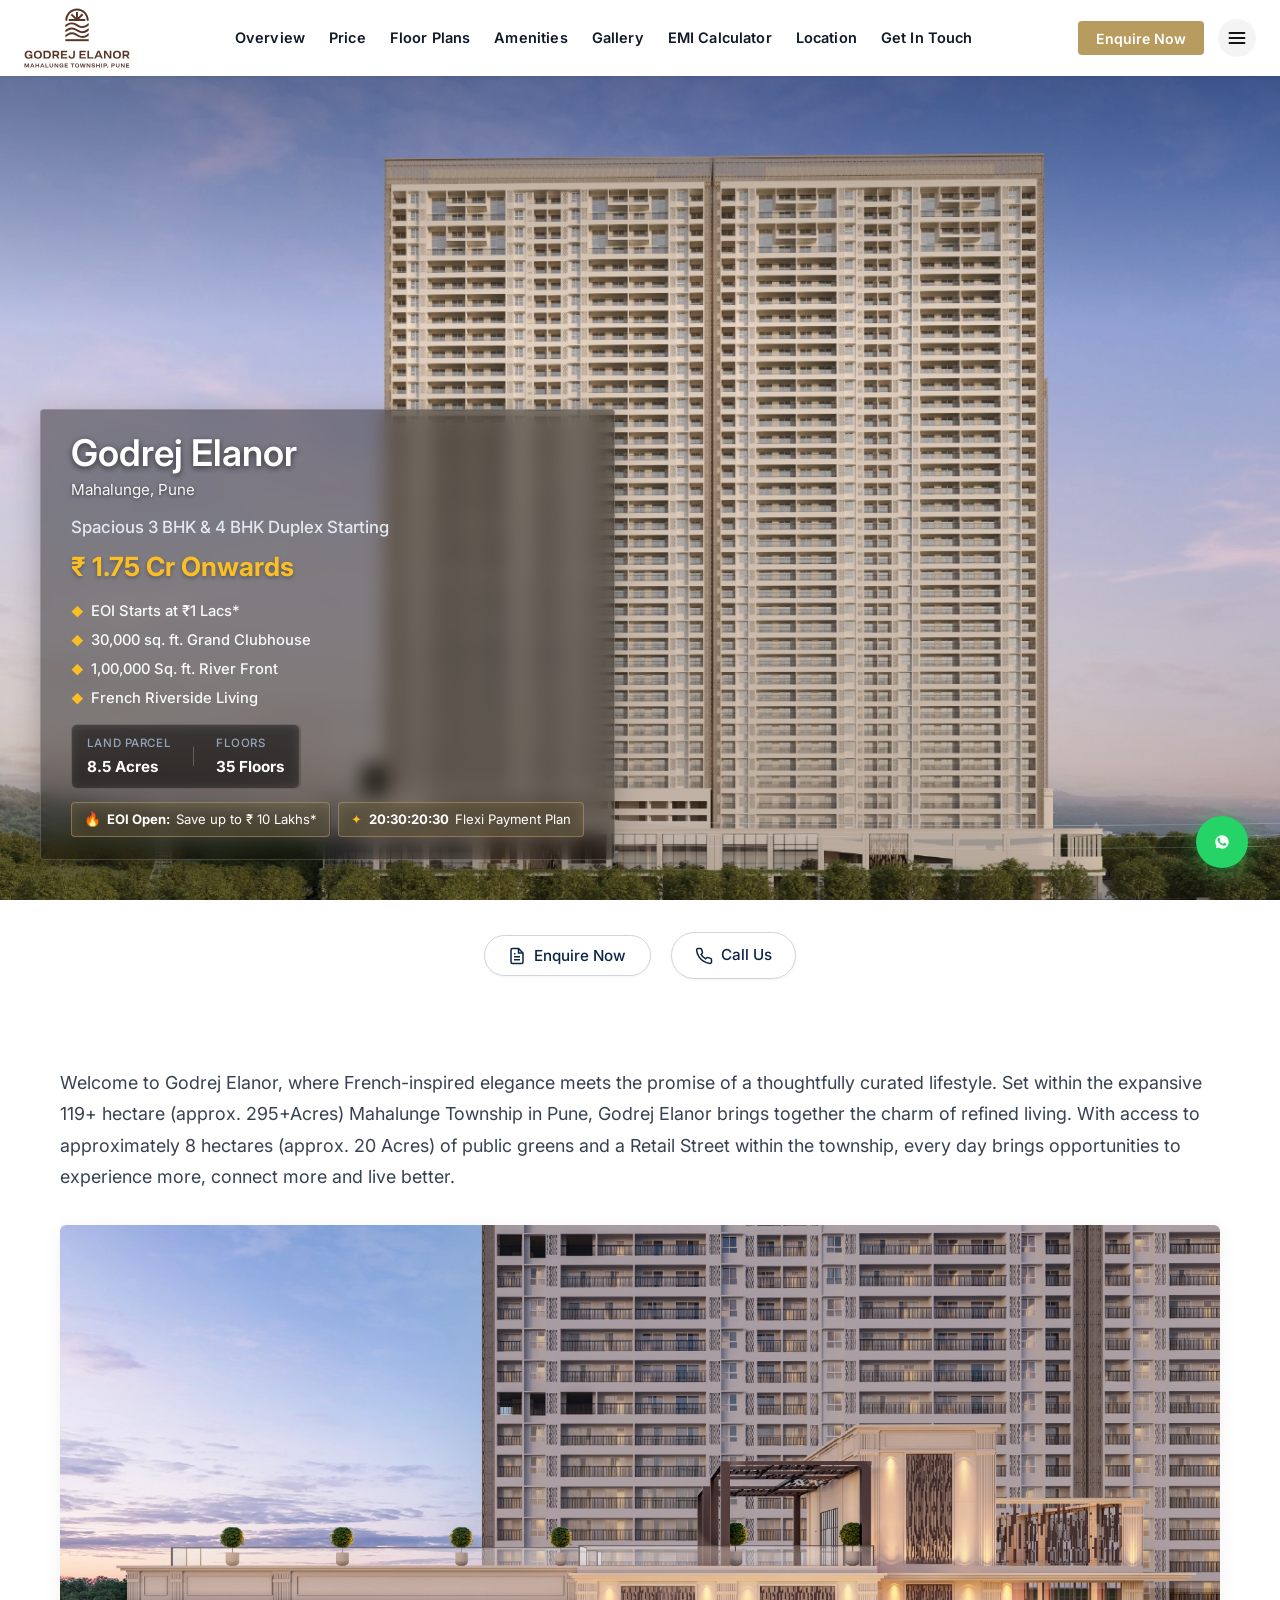
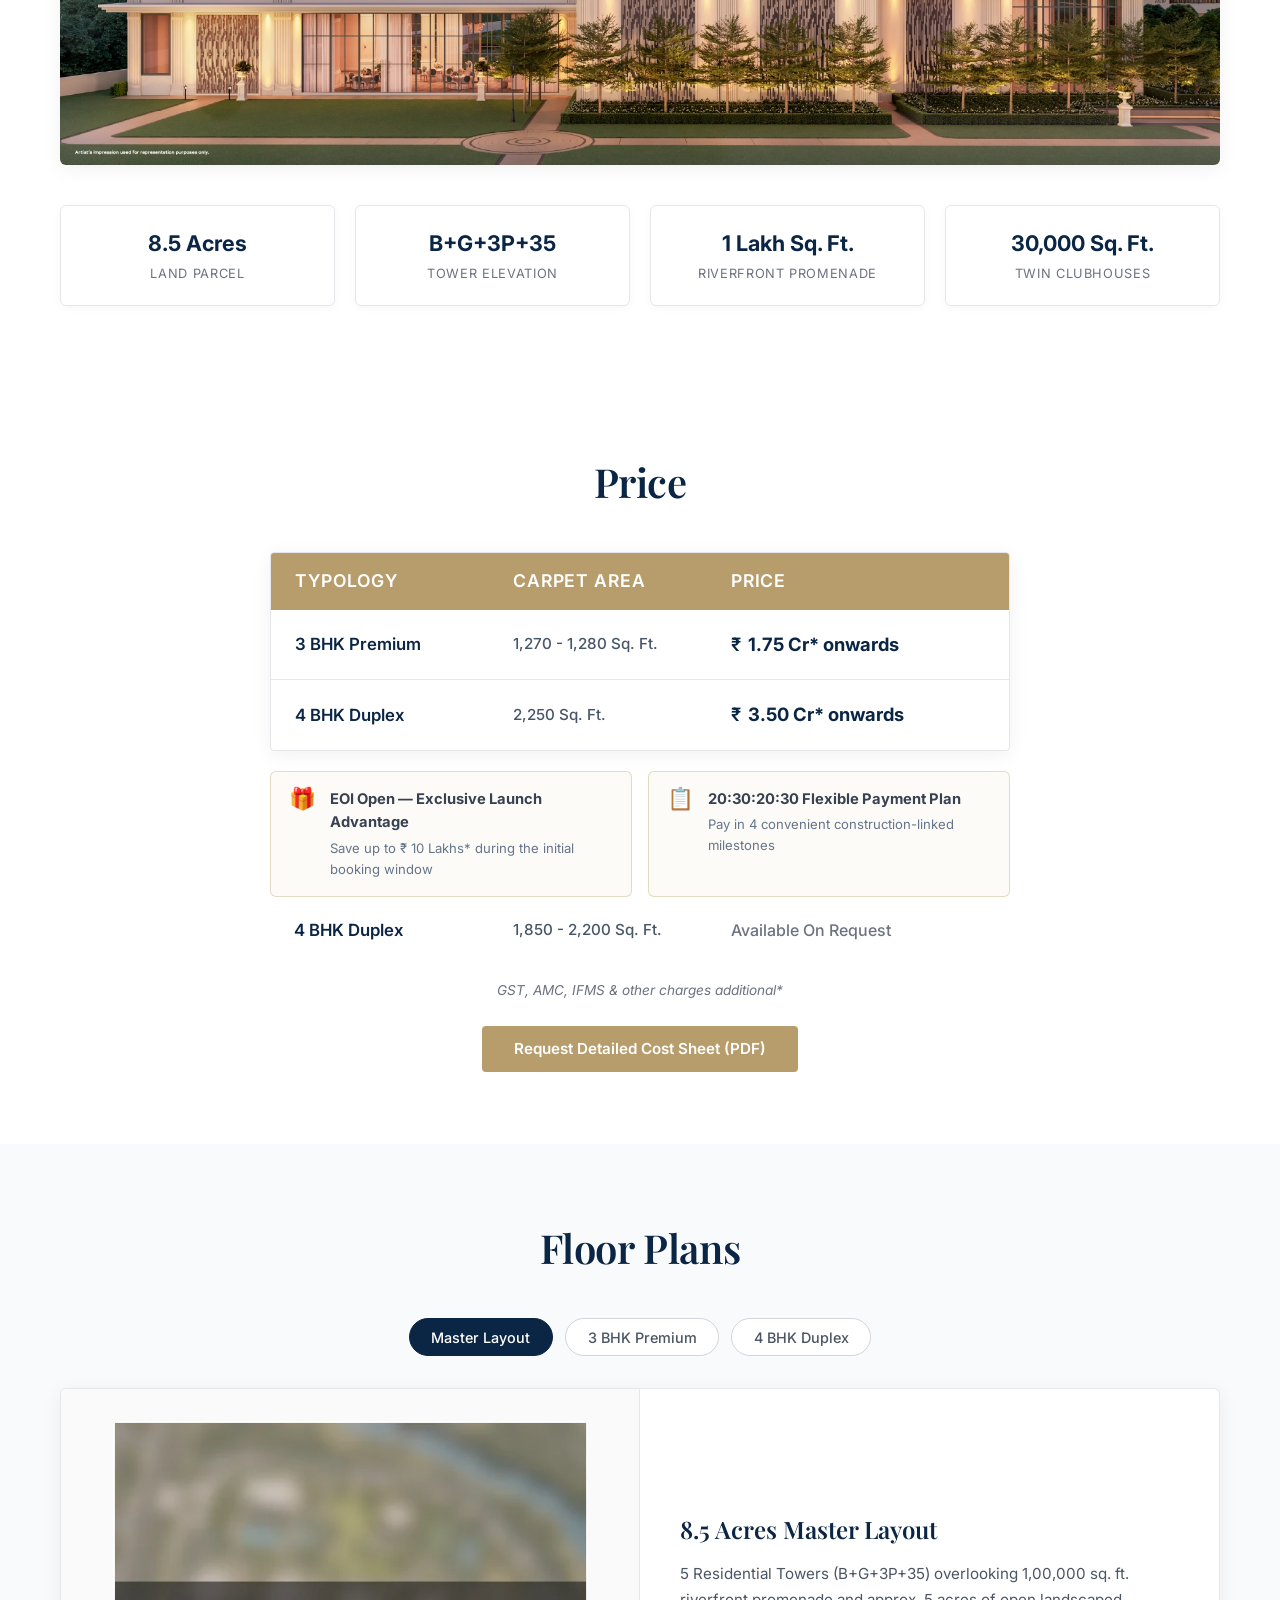
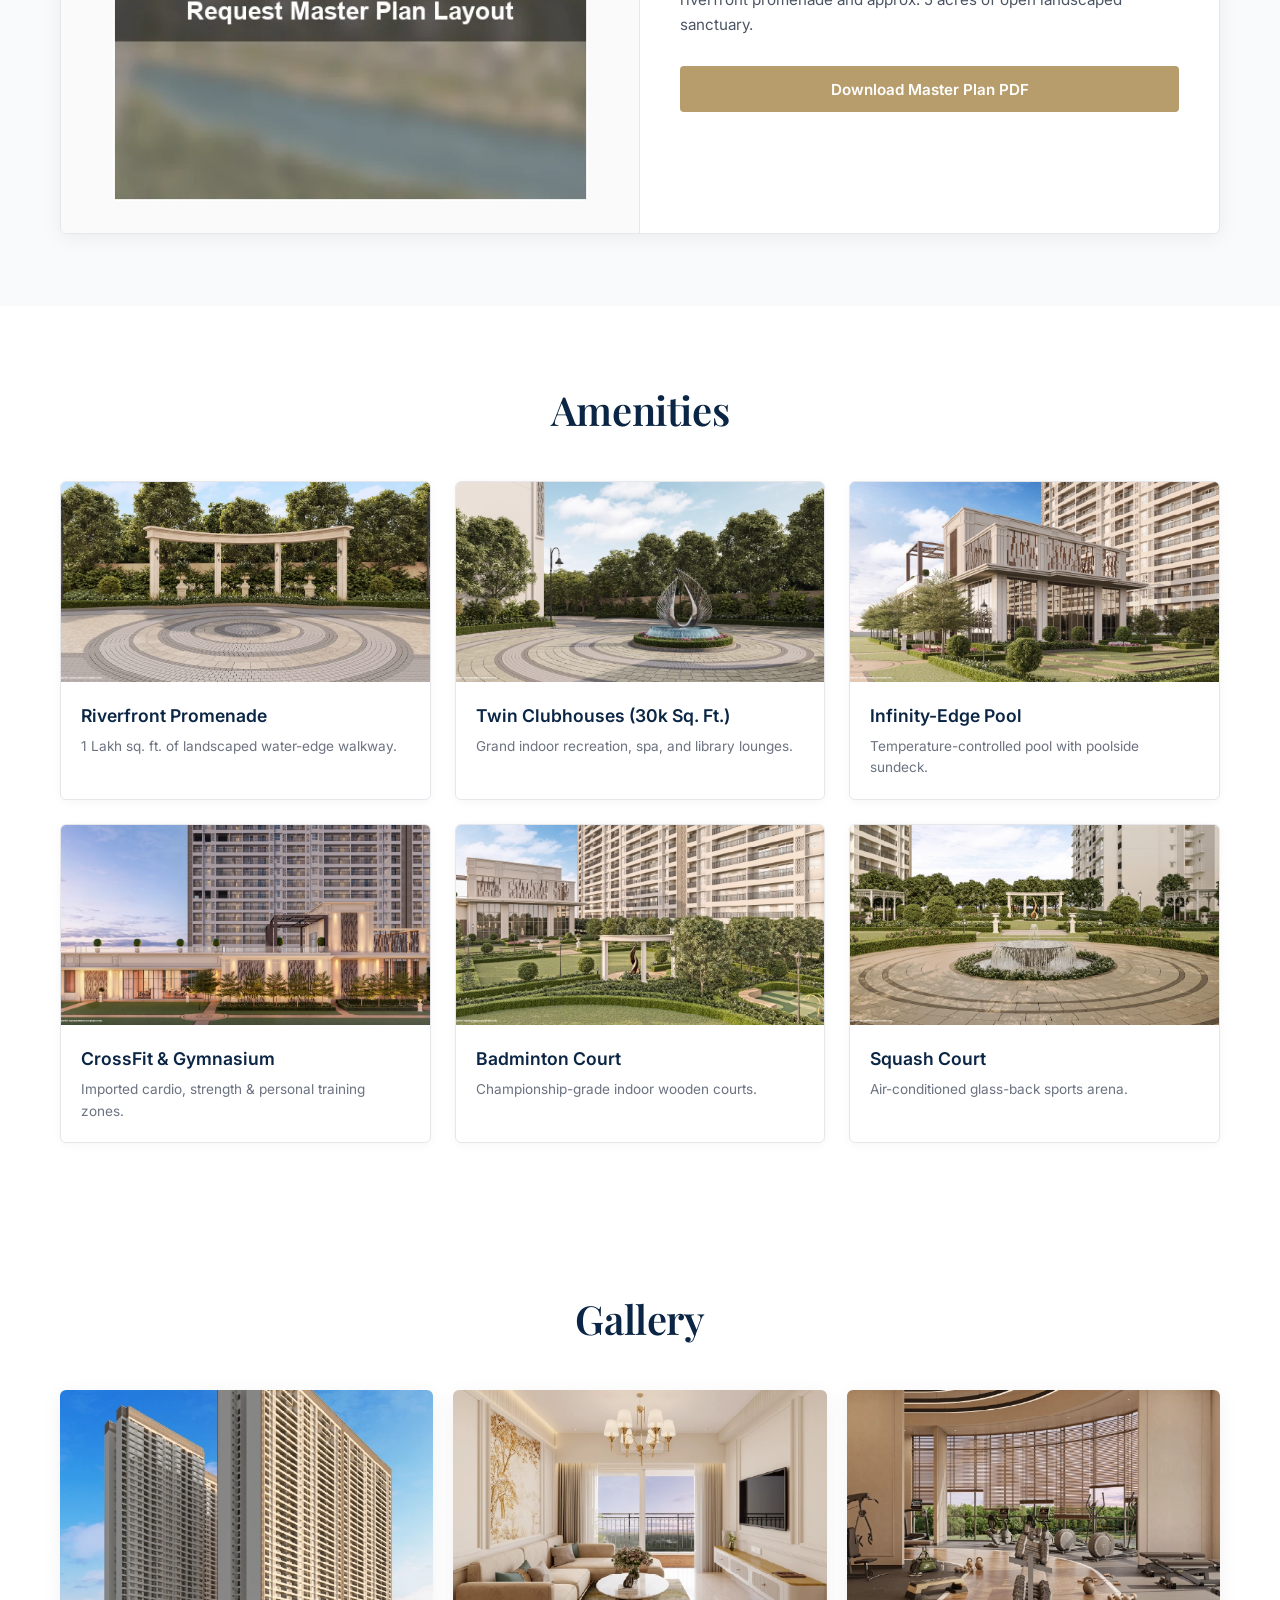
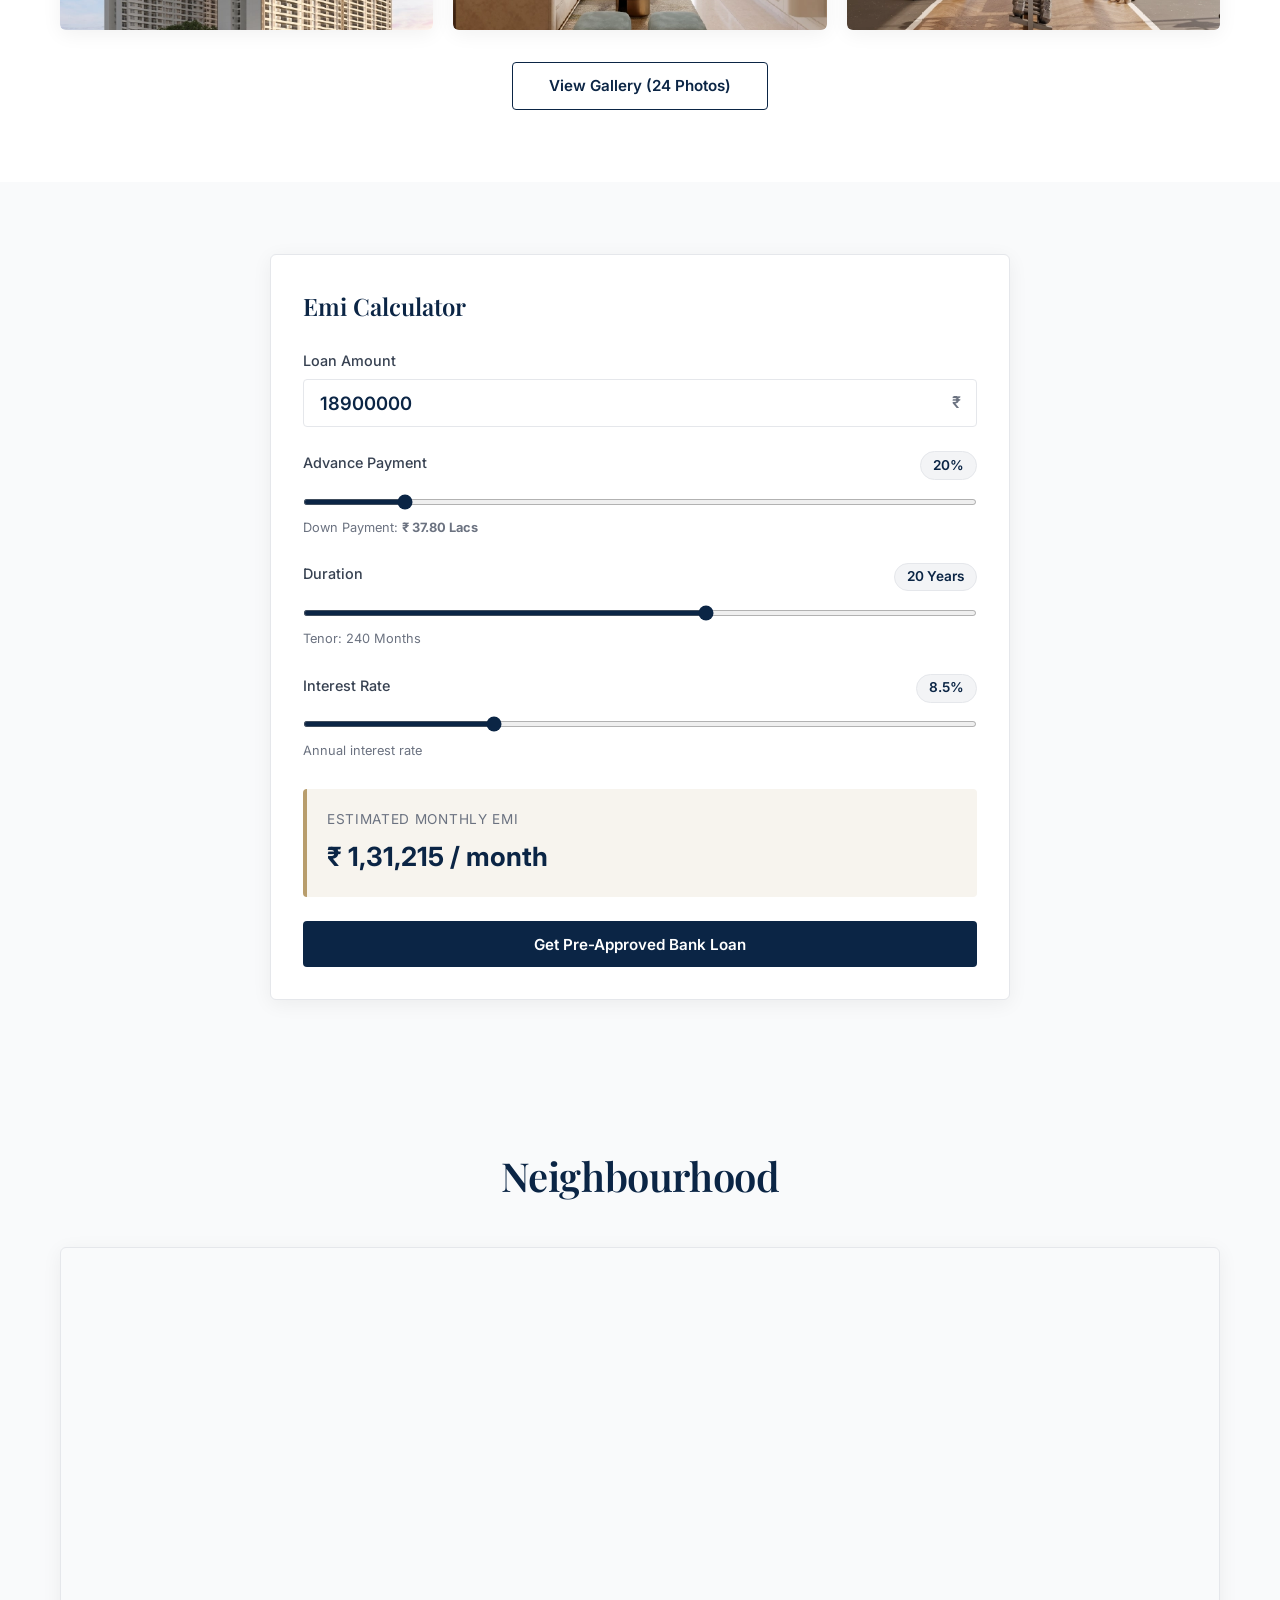
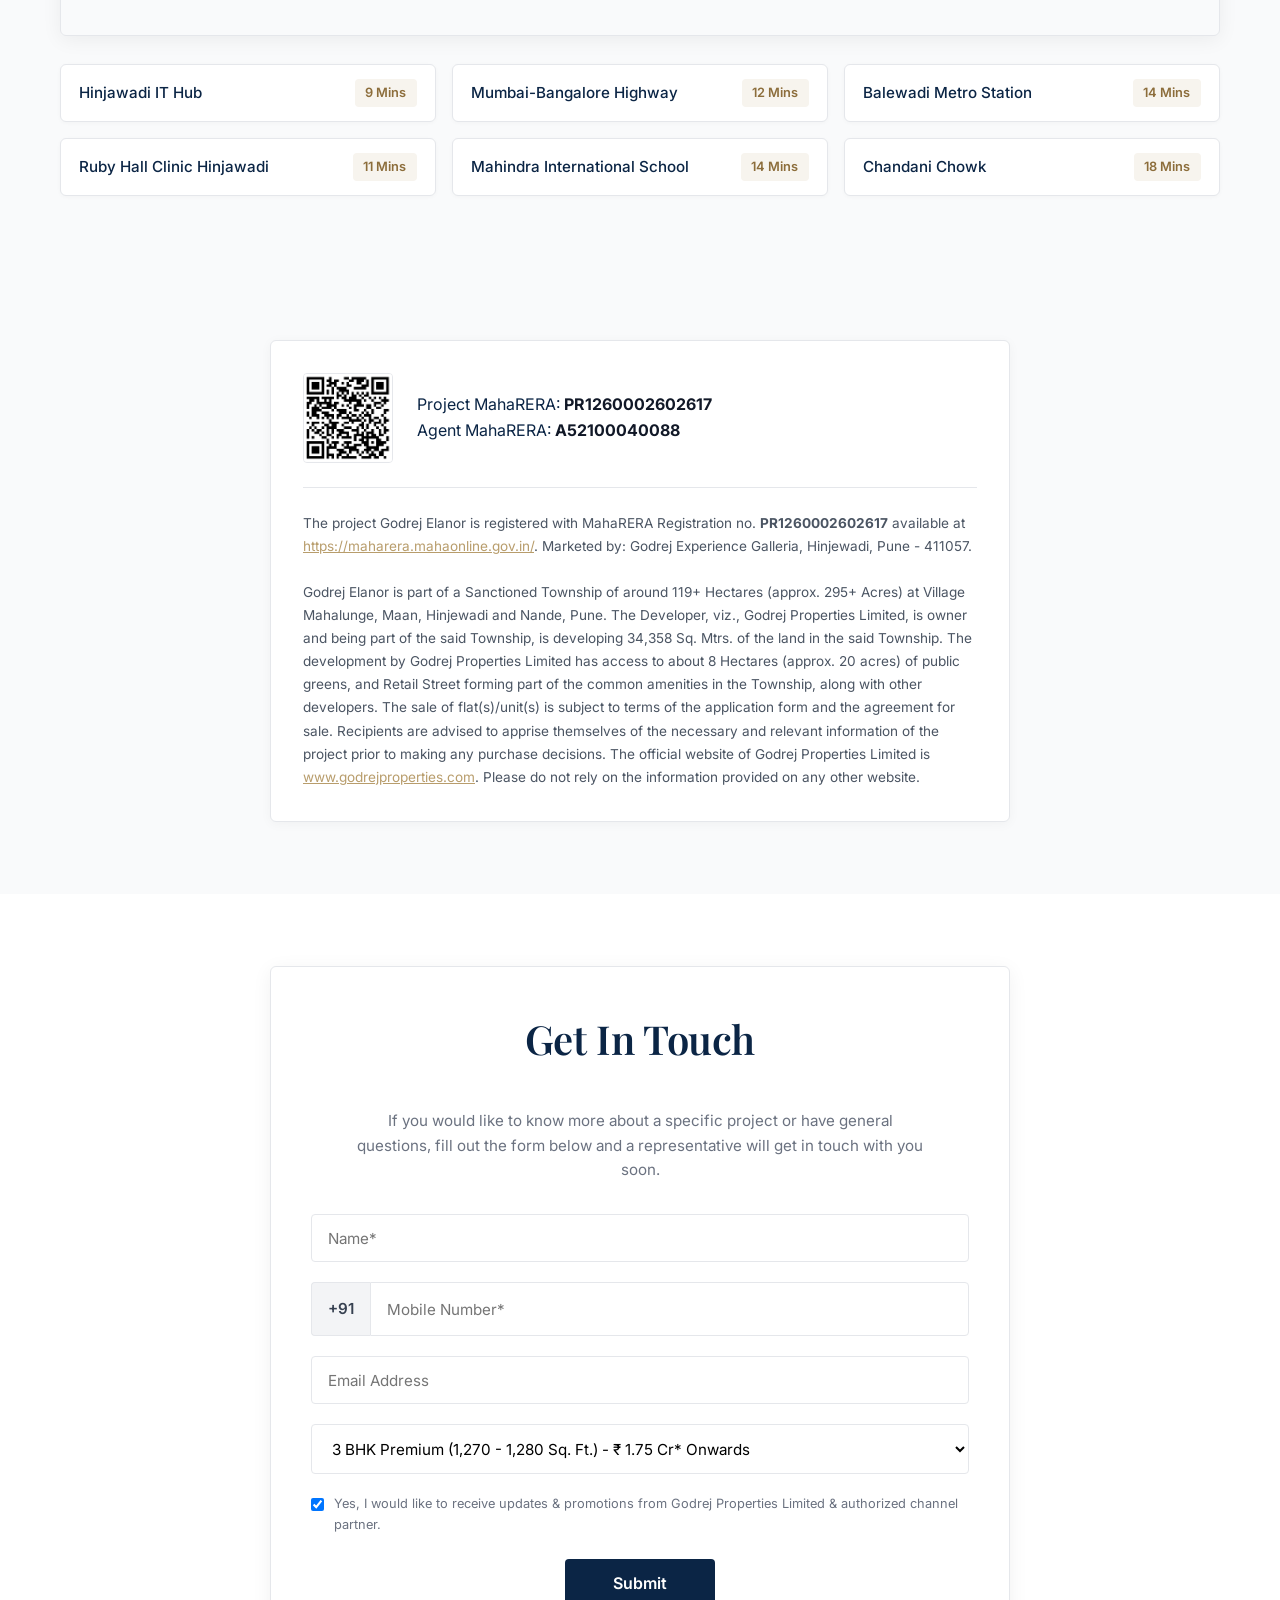
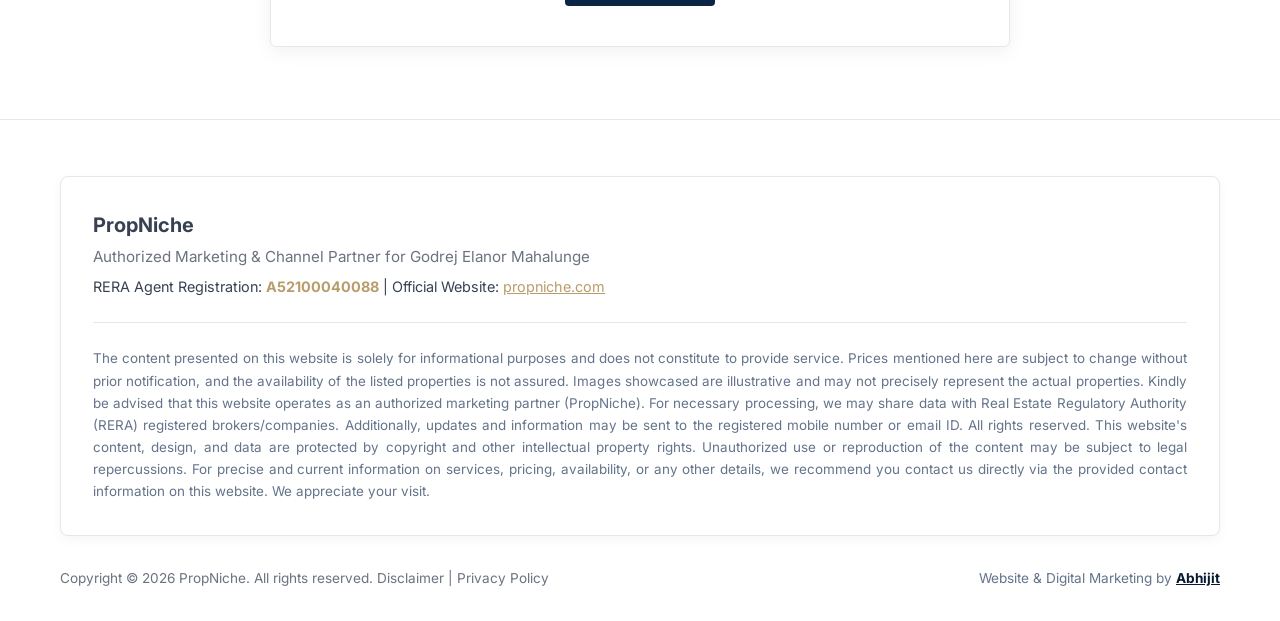
<file: index.html>
<!DOCTYPE html>
<html lang="en">
<head>
  <meta charset="UTF-8">
  <meta name="viewport" content="width=device-width, initial-scale=1.0">
  <title>Godrej Elanor Mahalunge, Pune - Premium 3 & 4 BHK Residences</title>
  <meta name="description" content="Welcome to Godrej Elanor Mahalunge, Pune. French-inspired 3 & 4 BHK riverside residences starting at ₹1.75 Cr* Onwards by Godrej Properties.">
  <link rel="icon" type="image/svg+xml" href="favicon.svg?v=3">
  <link rel="icon" type="image/png" sizes="32x32" href="favicon-32x32.png?v=3">
  <link rel="icon" type="image/png" sizes="64x64" href="favicon.png?v=3">
  <link rel="apple-touch-icon" href="favicon.png?v=3">
  <link rel="preconnect" href="https://fonts.googleapis.com">
  <link rel="preconnect" href="https://fonts.gstatic.com" crossorigin>
  <link href="https://fonts.googleapis.com/css2?family=Inter:wght@300;400;500;600;700&family=Playfair+Display:ital,wght@0,500;0,600;0,700;1,400&display=swap" rel="stylesheet">
  <link rel="stylesheet" href="styles.css">
</head>
<body>

  <!-- ==========================================================================
       1. TOP HEADER (Exact Godrej Properties Header)
       ========================================================================== -->
  <header class="godrej-site-header">
    <div class="header-inner-container">
      
      <!-- Brand Logo Left -->
      <a href="#hero" class="header-brand-link" aria-label="Godrej Elanor Home">
        <img src="assets/images/elanor_logo_official.svg" alt="Godrej Elanor Mahalunge" class="header-logo-gpl">
      </a>

      <!-- Desktop Navigation Links (Black text color) -->
      <nav class="header-main-nav" id="mainHeaderNav" aria-label="Main Navigation">
        <ul class="header-nav-list">
          <li><a href="#overview" class="active">Overview</a></li>
          <li><a href="#price">Price</a></li>
          <li><a href="#floor-plans">Floor Plans</a></li>
          <li><a href="#amenities">Amenities</a></li>
          <li><a href="#gallery">Gallery</a></li>
          <li><a href="#calculator">EMI Calculator</a></li>
          <li><a href="#location">Location</a></li>
          <li><a href="#contact">Get In Touch</a></li>
        </ul>
      </nav>

      <!-- Header Right Action Group -->
      <div class="header-right-group">
        <button type="button" class="btn-hdr-enquire" data-open-modal="enquiryModal" data-prefill="Quick Header Enquiry">Enquire Now</button>
        <!-- Hamburger Menu Toggle Button -->
        <button type="button" class="hdr-icon-circle" id="navToggleBtn" aria-label="Open Navigation Menu">
          <svg width="20" height="20" viewBox="0 0 24 24" fill="none" stroke="#141414" stroke-width="2.2" stroke-linecap="round" stroke-linejoin="round">
            <line x1="3" y1="6" x2="21" y2="6"></line>
            <line x1="3" y1="12" x2="21" y2="12"></line>
            <line x1="3" y1="18" x2="21" y2="18"></line>
          </svg>
        </button>
      </div>

    </div>
  </header>

  <!-- ==========================================================================
       2. HERO BANNER & SUB-NAV (Exact Match to media_1795095536336_5ec03fb4.png)
       ========================================================================== -->
  <section class="godrej-hero-section" id="hero">
    
    <!-- Banner Background Media (Responsive Desktop & Mobile High-Res) -->
    <picture class="hero-picture-bg">
      <source media="(max-width: 768px)" srcset="assets/images/godrej-cdn/banner-mobile-720x1600.webp">
      <img src="assets/images/godrej-cdn/banner-desktop-1920x900.webp" alt="Godrej Elanor Mahalunge, Pune" class="hero-bg-media">
    </picture>

    <!-- Subtle Top & Bottom Lighting Overlay (Leaves image crystal clear) -->
    <div class="hero-lighting-overlay"></div>

    <!-- Floating Property Details Card (Exact Match to Reference Box) -->
    <div class="hero-floating-card-wrapper">
      <div class="property-details-info">
        <h1 class="hero-project-title">Godrej Elanor</h1>
        <div class="hero-project-sub">Mahalunge, Pune</div>
        <div class="hero-card-tagline">Spacious 3 BHK &amp; 4 BHK Duplex Starting</div>
        <div class="hero-card-price">₹ 1.75 Cr Onwards</div>

        <!-- Key Feature Highlights -->
        <ul class="hero-feature-bullets">
          <li><span class="bullet-diamond">◆</span> EOI Starts at ₹1 Lacs*</li>
          <li><span class="bullet-diamond">◆</span> 30,000 sq. ft. Grand Clubhouse</li>
          <li><span class="bullet-diamond">◆</span> 1,00,000 Sq. ft. River Front</li>
          <li><span class="bullet-diamond">◆</span> French Riverside Living</li>
        </ul>

        <!-- Land Parcel & Floors Meta -->
        <div class="hero-meta-grid">
          <div class="hero-meta-col">
            <span class="meta-label">Land Parcel</span>
            <strong class="meta-value">8.5 Acres</strong>
          </div>
          <div class="hero-meta-divider">|</div>
          <div class="hero-meta-col">
            <span class="meta-label">Floors</span>
            <strong class="meta-value">35 Floors</strong>
          </div>
        </div>

        <!-- Offers Strip -->
        <div class="hero-offers-badges">
          <span class="hero-offer-pill"><span class="pill-fire">🔥</span> <strong>EOI Open:</strong> Save up to ₹ 10 Lakhs*</span>
          <span class="hero-offer-pill"><span class="pill-star">✦</span> <strong>20:30:20:30</strong> Flexi Payment Plan</span>
        </div>
      </div>
    </div>
    </div>

    <!-- Bottom-Right Circular Action Button with Glowing Ring & Plus Icon -->
    </section>

  <!-- ==========================================================================
       3. BREADCRUMB STRIP & ACTION BUTTONS
       ========================================================================== -->
  <div class="breadcrumb-action-strip">
    <div class="site-container">
      <!-- Action Buttons Side-by-Side -->
      <div class="overview-action-pills-row" style="justify-content: center; margin: 0.5rem 0;">
        <button type="button" class="btn-action-pill" data-open-modal="enquiryModal" data-prefill="Brochure Request">
          <svg width="18" height="18" viewBox="0 0 24 24" fill="none" stroke="currentColor" stroke-width="2"><path d="M14 2H6a2 2 0 0 0-2 2v16a2 2 0 0 0 2 2h12a2 2 0 0 0 2-2V8z"></path><polyline points="14 2 14 8 20 8"></polyline><line x1="16" y1="13" x2="8" y2="13"></line><line x1="16" y1="17" x2="8" y2="17"></line><polyline points="10 9 9 9 8 9"></polyline></svg>
          <span>Enquire Now</span>
        </button>

        <a href="tel:+918459396466" class="btn-action-pill">
          <svg width="18" height="18" viewBox="0 0 24 24" fill="none" stroke="currentColor" stroke-width="2"><path d="M22 16.92v3a2 2 0 0 1-2.18 2 19.79 19.79 0 0 1-8.63-3.07 19.5 19.5 0 0 1-6-6 19.79 19.79 0 0 1-3.07-8.67A2 2 0 0 1 4.11 2h3a2 2 0 0 1 2 1.72 12.84 12.84 0 0 0 .7 2.81 2 2 0 0 1-.45 2.11L8.09 9.91a16 16 0 0 0 6 6l1.27-1.27a2 2 0 0 1 2.11-.45 12.84 12.84 0 0 0 2.81.7A2 2 0 0 1 22 16.92z"></path></svg>
          <span>Call Us</span>
        </a>
      </div>
    </div>
  </div>

  <!-- ==========================================================================
       4. OVERVIEW SECTION (Authentic Copy + 1740x810 Crystal Image + Specs)
       ========================================================================== -->
  <section class="godrej-page-section" id="overview">
    <div class="site-container">
      
      <!-- Authentic Builder Text -->
      <div class="overview-lead-text-box">
        <p>
          Welcome to Godrej Elanor, where French-inspired elegance meets the promise of a thoughtfully curated lifestyle. Set within the expansive 119+ hectare (approx. 295+Acres) Mahalunge Township in Pune, Godrej Elanor brings together the charm of refined living. With access to approximately 8 hectares (approx. 20 Acres) of public greens and a Retail Street within the township, every day brings opportunities to experience more, connect more and live better.
        </p>
      </div>

      <!-- High-Res Overview Building Image (1740x810) -->
      <div class="overview-feature-img-wrap">
        <img src="assets/images/godrej-cdn/overview-image-1740x810.webp" alt="Godrej Elanor Riverfront Clubhouse &amp; Podium" loading="lazy">
      </div>

      <!-- Key Specifications 4 Pills Grid -->
      <div class="overview-spec-pills-row">
        <div class="spec-pill-box">
          <div class="pill-number">8.5 Acres</div>
          <div class="pill-label">Land Parcel</div>
        </div>
        <div class="spec-pill-box">
          <div class="pill-number">B+G+3P+35</div>
          <div class="pill-label">Tower Elevation</div>
        </div>
        <div class="spec-pill-box">
          <div class="pill-number">1 Lakh Sq. Ft.</div>
          <div class="pill-label">Riverfront Promenade</div>
        </div>
        <div class="spec-pill-box">
          <div class="pill-number">30,000 Sq. Ft.</div>
          <div class="pill-label">Twin Clubhouses</div>
        </div>
      </div>

    </div>
  </section>

  <!-- ==========================================================================
       PRICE SECTION (With Carpet Area Details)
       ========================================================================== -->
  <section class="godrej-page-section" id="price">
    <div class="site-container max-w-narrow">
      <h2 class="section-center-heading">Price</h2>

      <!-- Official Gold Header Table Card with Carpet Area -->
      <div class="godrej-price-table-card">
        <div class="price-table-gold-header price-grid-header">
          <span class="price-col-typology">Typology</span>
          <span class="price-col-carpet">Carpet Area</span>
          <span class="price-col-price">Price</span>
        </div>

        <div class="price-table-row price-grid-row">
          <div class="typology-name">3 BHK Premium</div>
          <div class="typology-carpet">1,270 - 1,280 Sq. Ft.</div>
          <div class="typology-figure">
            <span class="rupee-char">₹</span> 1.75 Cr* onwards
          </div>
        </div>

        <div class="price-table-row price-grid-row">
          <div class="typology-name">4 BHK Duplex</div>
          <div class="typology-carpet">2,250 Sq. Ft.</div>
          <div class="typology-figure">
            <span class="rupee-char">₹</span> 3.50 Cr* onwards
          </div>
        </div>
      </div>

      <!-- Exclusive Offers Card in Price Section -->
      <div class="price-offers-card">
        <div class="price-offer-item">
          <div class="offer-icon">🎁</div>
          <div class="offer-text">
            <strong>EOI Open — Exclusive Launch Advantage</strong>
            <span>Save up to ₹ 10 Lakhs* during the initial booking window</span>
          </div>
        </div>
        <div class="price-offer-item">
          <div class="offer-icon">📋</div>
          <div class="offer-text">
            <strong>20:30:20:30 Flexible Payment Plan</strong>
            <span>Pay in 4 convenient construction-linked milestones</span>
          </div>
        </div>
      </div>

        <div class="price-table-row price-grid-row">
          <div class="typology-name">4 BHK Duplex</div>
          <div class="typology-carpet">1,850 - 2,200 Sq. Ft.</div>
          <div class="typology-figure avail-req-text">
            Available On Request
          </div>
        </div>
      </div>

      <p class="price-disclaimer-note">
        GST, AMC, IFMS &amp; other charges additional*
      </p>

      <div class="text-center" style="margin-top: 1.5rem;">
        <button type="button" class="btn-godrej-gold" data-open-modal="enquiryModal" data-prefill="Price Sheet Request">
          <span>Request Detailed Cost Sheet (PDF)</span>
        </button>
      </div>

    </div>
  </section>

  <!-- ==========================================================================
       9. FLOOR PLANS SECTION
       ========================================================================== -->
  <section class="godrej-page-section bg-subtle" id="floor-plans">
    <div class="site-container">
      <h2 class="section-center-heading">Floor Plans</h2>

      <!-- Plan Switcher Pills -->
      <div class="fp-pills-switcher">
        <button type="button" class="fp-pill-btn active" data-tab="tabMasterPlan">Master Layout</button>
        <button type="button" class="fp-pill-btn" data-tab="tab3Bhk">3 BHK Premium</button>
        <button type="button" class="fp-pill-btn" data-tab="tab4Bhk">4 BHK Duplex</button>
      </div>

      <!-- Tab Panes -->
      <div class="fp-tab-panes-wrapper">
        
        <!-- Master Plan -->
        <div class="fp-tab-pane active" id="tabMasterPlan">
          <div class="fp-grid-card">
            <div class="fp-blueprint-box">
              <img src="assets/images/floor-plan/MasterPlan.webp" alt="Godrej Elanor 8.5 Acres Master Layout" loading="lazy">
            </div>
            <div class="fp-info-box">
              <h3 class="fp-info-title">8.5 Acres Master Layout</h3>
              <p class="fp-info-desc">
                5 Residential Towers (B+G+3P+35) overlooking 1,00,000 sq. ft. riverfront promenade and approx. 5 acres of open landscaped sanctuary.
              </p>
              <button type="button" class="btn-godrej-gold" data-open-modal="enquiryModal" data-prefill="Master Plan PDF">
                <span>Download Master Plan PDF</span>
              </button>
            </div>
          </div>
        </div>

        <!-- 3 BHK Plan -->
        <div class="fp-tab-pane" id="tab3Bhk" style="display: none;">
          <div class="fp-grid-card">
            <div class="fp-blueprint-box">
              <img src="assets/images/floor-plan/UnitPlan.webp" alt="Godrej Elanor 3 BHK Premium Plan" loading="lazy">
            </div>
            <div class="fp-info-box">
              <h3 class="fp-info-title">3 BHK Premium Residences</h3>
              <p class="fp-info-desc">
                1,270 to 1,310 Sq. Ft. RERA Carpet Area with continuous French running balconies, expansive living salon, and private master bedroom deck.
              </p>
              <button type="button" class="btn-godrej-gold" data-open-modal="enquiryModal" data-prefill="3 BHK Floor Plan PDF">
                <span>Download 3 BHK Plan PDF</span>
              </button>
            </div>
          </div>
        </div>

        <!-- 4 BHK Duplex -->
        <div class="fp-tab-pane" id="tab4Bhk" style="display: none;">
          <div class="fp-grid-card">
            <div class="fp-blueprint-box">
              <img src="assets/images/floor-plan/UnitPlan.webp" alt="Godrej Elanor 4 BHK Duplex Penthouse Plan" loading="lazy">
            </div>
            <div class="fp-info-box">
              <h3 class="fp-info-title">4 BHK Duplex Residences</h3>
              <p class="fp-info-desc">
                Exclusive penthouses crowning floors 32 to 35 with double-height salons, private rooftop sundecks, and unhindered 360-degree river vistas.
              </p>
              <button type="button" class="btn-godrej-gold" data-open-modal="enquiryModal" data-prefill="4 BHK Duplex VIP PDF">
                <span>Download 4 BHK Plan PDF</span>
              </button>
            </div>
          </div>
        </div>

      </div>

    </div>
  </section>

  <!-- ==========================================================================
       10. AMENITIES SECTION (Official High-Res Assets)
       ========================================================================== -->
  <section class="godrej-page-section" id="amenities">
    <div class="site-container">
      <h2 class="section-center-heading">Amenities</h2>

      <div class="amenities-simple-grid">
        <div class="amenity-simple-card">
          <div class="amenity-img-box">
            <img src="assets/images/godrej-cdn/amenities/official-amenity-1.webp" alt="Riverfront Promenade" loading="lazy">
          </div>
          <div class="amenity-meta">
            <h4>Riverfront Promenade</h4>
            <p>1 Lakh sq. ft. of landscaped water-edge walkway.</p>
          </div>
        </div>

        <div class="amenity-simple-card">
          <div class="amenity-img-box">
            <img src="assets/images/godrej-cdn/amenities/official-amenity-2.webp" alt="Twin Clubhouses" loading="lazy">
          </div>
          <div class="amenity-meta">
            <h4>Twin Clubhouses (30k Sq. Ft.)</h4>
            <p>Grand indoor recreation, spa, and library lounges.</p>
          </div>
        </div>

        <div class="amenity-simple-card">
          <div class="amenity-img-box">
            <img src="assets/images/godrej-cdn/amenities/official-amenity-3.webp" alt="Infinity-Edge Pool" loading="lazy">
          </div>
          <div class="amenity-meta">
            <h4>Infinity-Edge Pool</h4>
            <p>Temperature-controlled pool with poolside sundeck.</p>
          </div>
        </div>

        <div class="amenity-simple-card">
          <div class="amenity-img-box">
            <img src="assets/images/godrej-cdn/amenities/official-amenity-4.webp" alt="CrossFit &amp; Gymnasium" loading="lazy">
          </div>
          <div class="amenity-meta">
            <h4>CrossFit &amp; Gymnasium</h4>
            <p>Imported cardio, strength &amp; personal training zones.</p>
          </div>
        </div>

        <div class="amenity-simple-card">
          <div class="amenity-img-box">
            <img src="assets/images/godrej-cdn/amenities/official-amenity-5.webp" alt="Championship Badminton Court" loading="lazy">
          </div>
          <div class="amenity-meta">
            <h4>Badminton Court</h4>
            <p>Championship-grade indoor wooden courts.</p>
          </div>
        </div>

        <div class="amenity-simple-card">
          <div class="amenity-img-box">
            <img src="assets/images/godrej-cdn/amenities/official-amenity-6.webp" alt="Glass-Back Squash Court" loading="lazy">
          </div>
          <div class="amenity-meta">
            <h4>Squash Court</h4>
            <p>Air-conditioned glass-back sports arena.</p>
          </div>
        </div>
      </div>

    </div>
  </section>

  <!-- ==========================================================================
       8. GALLERY SECTION (Official Azure CDN Images + Lightbox)
       ========================================================================== -->
  <section class="godrej-page-section" id="gallery">
    <div class="site-container">
      <h2 class="section-center-heading">Gallery</h2>

      <!-- 3 Preview Cards Matching Reference Screenshot -->
      <div class="gallery-preview-cards-strip">
        <div class="gallery-preview-card" data-lightbox-idx="0">
          <img src="assets/images/godrej-cdn/gallery/official-gal-1.webp" alt="Godrej Elanor French Architecture" loading="lazy">
        </div>
        <div class="gallery-preview-card featured" data-lightbox-idx="1">
          <img src="assets/images/godrej-cdn/gallery/official-gal-2.webp" alt="Godrej Elanor Grand Living Salon" loading="lazy">
        </div>
        <div class="gallery-preview-card" data-lightbox-idx="2">
          <img src="assets/images/godrej-cdn/gallery/official-gal-3.webp" alt="Godrej Elanor Riverside Promenade" loading="lazy">
        </div>
      </div>

      <div class="text-center" style="margin-top: 2rem;">
        <button type="button" class="btn-view-gallery" id="openFullGalleryBtn">
          <span>View Gallery (24 Photos)</span>
        </button>
      </div>

    </div>
  </section>

  <!-- ==========================================================================
       7. EMI CALCULATOR SECTION
       ========================================================================== -->
  <section class="godrej-page-section bg-subtle" id="calculator">
    <div class="site-container max-w-narrow">
      <div class="emi-calc-card-box">
        <h3 class="emi-card-title">Emi Calculator</h3>

        <!-- Loan Amount -->
        <div class="emi-form-group">
          <label class="emi-field-lbl" for="calcLoanAmt">Loan Amount</label>
          <div class="emi-input-currency-wrapper">
            <input type="number" id="calcLoanAmt" class="emi-num-input" value="18900000" step="100000" min="100000">
            <span class="emi-input-rupee">₹</span>
          </div>
        </div>

        <!-- Advance Payment Slider -->
        <div class="emi-form-group">
          <div class="emi-slider-meta-row">
            <span class="emi-field-lbl">Advance Payment</span>
            <span class="emi-pill-badge" id="advPayVal">20%</span>
          </div>
          <input type="range" id="sliderAdvance" class="emi-range-track" min="10" max="80" value="20" step="5">
          <div class="emi-subtext">Down Payment: <strong id="downPayAmt">₹ 37.80 Lacs</strong></div>
        </div>

        <!-- Duration Slider -->
        <div class="emi-form-group">
          <div class="emi-slider-meta-row">
            <span class="emi-field-lbl">Duration</span>
            <span class="emi-pill-badge" id="tenorYearsVal">20 Years</span>
          </div>
          <input type="range" id="sliderDuration" class="emi-range-track" min="5" max="30" value="20" step="1">
          <div class="emi-subtext">Tenor: 240 Months</div>
        </div>

        <!-- Interest Rate Slider -->
        <div class="emi-form-group">
          <div class="emi-slider-meta-row">
            <span class="emi-field-lbl">Interest Rate</span>
            <span class="emi-pill-badge" id="ratePctVal">8.5%</span>
          </div>
          <input type="range" id="sliderRate" class="emi-range-track" min="6" max="15" value="8.5" step="0.1">
          <div class="emi-subtext">Annual interest rate</div>
        </div>

        <!-- Live Monthly Result -->
        <div class="emi-monthly-result-box">
          <div class="emi-result-lbl">Estimated monthly EMI</div>
          <div class="emi-result-amount" id="finalMonthlyEmi">₹ 1,31,040 / month</div>
        </div>

        <div style="margin-top: 1.5rem;">
          <button type="button" class="btn-godrej-navy full-width" data-open-modal="enquiryModal" data-prefill="Home Loan Pre-Approval">
            <span>Get Pre-Approved Bank Loan</span>
          </button>
        </div>

      </div>
    </div>
  </section>

  <!-- ==========================================================================
       5. NEIGHBOURHOOD SECTION (Map & Commute Drive Times)
       ========================================================================== -->
  <section class="godrej-page-section bg-subtle" id="location">
    <div class="site-container">
      <h2 class="section-center-heading">Neighbourhood</h2>

      <!-- Map Embed Box -->
      <div class="location-map-wrapper">
        <iframe
          src="https://www.google.com/maps/embed?pb=!1m18!1m12!1m3!1d15127.350868205423!2d73.7431326!3d18.5813735!2m3!1f0!2f0!3f0!3m2!1i1024!2i768!4f13.1!3m3!1m2!1s0x3bc2bb04c1069df9%3A0xb304b5a3e147e62a!2sMahalunge%2C%20Pune%2C%20Maharashtra!5e0!3m2!1sen!2sin!4v1700000000000!5m2!1sen!2sin"
          width="100%"
          height="380"
          style="border:0;"
          allowfullscreen=""
          loading="lazy"
          referrerpolicy="no-referrer-when-downgrade"
          title="Godrej Elanor Mahalunge Pune Location Map">
        </iframe>
      </div>

      <!-- Transit Commute Badges -->
      <div class="transit-distances-grid">
        <div class="transit-badge-card">
          <span class="transit-hub-name">Hinjawadi IT Hub</span>
          <span class="transit-time-pill">9 Mins</span>
        </div>
        <div class="transit-badge-card">
          <span class="transit-hub-name">Mumbai-Bangalore Highway</span>
          <span class="transit-time-pill">12 Mins</span>
        </div>
        <div class="transit-badge-card">
          <span class="transit-hub-name">Balewadi Metro Station</span>
          <span class="transit-time-pill">14 Mins</span>
        </div>
        <div class="transit-badge-card">
          <span class="transit-hub-name">Ruby Hall Clinic Hinjawadi</span>
          <span class="transit-time-pill">11 Mins</span>
        </div>
        <div class="transit-badge-card">
          <span class="transit-hub-name">Mahindra International School</span>
          <span class="transit-time-pill">14 Mins</span>
        </div>
        <div class="transit-badge-card">
          <span class="transit-hub-name">Chandani Chowk</span>
          <span class="transit-time-pill">18 Mins</span>
        </div>
      </div>

    </div>
  </section>

  <!-- ==========================================================================
       11. MAHARERA LEGAL & TOWNSHIP DISCLOSURE
       ========================================================================== -->
  <section class="godrej-page-section bg-subtle">
    <div class="site-container max-w-narrow">
      <div class="official-rera-disclosure-card">
        
        <div class="rera-qr-and-nums">
          <img src="assets/images/qr-code/6aeaebed56bba-PR1260002602617.png" alt="MahaRERA QR Code" class="rera-qr-img">
          <div class="rera-id-text">
            <div>Project MahaRERA: <strong>PR1260002602617</strong></div>
            <div>Agent MahaRERA: <strong>A52100040088</strong></div>
          </div>
        </div>

        <div class="rera-official-paragraph">
          The project Godrej Elanor is registered with MahaRERA Registration no. <strong>PR1260002602617</strong> available at <a href="https://maharera.mahaonline.gov.in/" target="_blank" rel="noopener">https://maharera.mahaonline.gov.in/</a>. Marketed by: Godrej Experience Galleria, Hinjewadi, Pune - 411057.<br><br>
          Godrej Elanor is part of a Sanctioned Township of around 119+ Hectares (approx. 295+ Acres) at Village Mahalunge, Maan, Hinjewadi and Nande, Pune. The Developer, viz., Godrej Properties Limited, is owner and being part of the said Township, is developing 34,358 Sq. Mtrs. of the land in the said Township. The development by Godrej Properties Limited has access to about 8 Hectares (approx. 20 acres) of public greens, and Retail Street forming part of the common amenities in the Township, along with other developers. The sale of flat(s)/unit(s) is subject to terms of the application form and the agreement for sale. Recipients are advised to apprise themselves of the necessary and relevant information of the project prior to making any purchase decisions. The official website of Godrej Properties Limited is <a href="https://www.godrejproperties.com" target="_blank" rel="noopener">www.godrejproperties.com</a>. Please do not rely on the information provided on any other website.
        </div>

      </div>
    </div>
  </section>

  <!-- ==========================================================================
       12. GET IN TOUCH (Lead Capture Form)
       ========================================================================== -->
  <section class="godrej-page-section" id="contact">
    <div class="site-container max-w-narrow">
      <div class="get-in-touch-wrapper">
        <h2 class="section-center-heading">Get In Touch</h2>
        <p class="git-intro-sub">
          If you would like to know more about a specific project or have general questions, fill out the form below and a representative will get in touch with you soon.
        </p>

        <form data-lead-form class="get-in-touch-form" id="mainContactForm">
          <div class="git-field">
            <input type="text" name="name" required placeholder="Name*">
          </div>

          <div class="git-phone-row">
            <span class="git-country-code">+91</span>
            <input type="tel" name="phone" required placeholder="Mobile Number*" maxlength="10">
          </div>

          <div class="git-field">
            <input type="email" name="email" placeholder="Email Address">
          </div>

          <div class="git-field">
            <select name="configuration">
              <option value="3 BHK Premium">3 BHK Premium (1,270 - 1,280 Sq. Ft.) - ₹ 1.75 Cr* Onwards</option>
              <option value="4 BHK Duplex">4 BHK Duplex (2,250 Sq. Ft.) - ₹ 3.50 Cr* Onwards</option>
            </select>
          </div>

          <div class="git-checkbox-row">
            <input type="checkbox" id="gitOptin" required checked>
            <label for="gitOptin">
              Yes, I would like to receive updates &amp; promotions from Godrej Properties Limited &amp; authorized channel partner.
            </label>
          </div>

          <div class="text-center" style="margin-top: 1.5rem;">
            <button type="submit" class="btn-git-submit">Submit</button>
          </div>
        </form>
      </div>
    </div>
  </section>

  <!-- ==========================================================================
       13. AUTHORIZED MARKETING PARTNER & LEGAL FOOTER
       ========================================================================== -->
  <footer class="godrej-site-footer">
    <div class="site-container">
      
      <!-- Authorized Marketing Partner Box -->
      <div class="footer-partner-card">
        <div class="footer-partner-flex">
          <div class="footer-partner-info">
            <h4 class="partner-org-name">PropNiche</h4>
            <p class="partner-org-tagline">Authorized Marketing &amp; Channel Partner for Godrej Elanor Mahalunge</p>
            <p class="partner-rera-tag">RERA Agent Registration: <strong>A52100040088</strong> | Official Website: <a href="https://propniche.com" target="_blank" rel="noopener" style="color: var(--gpl-gold); text-decoration: underline;">propniche.com</a></p>
          </div>
        </div>
        
        <!-- Official Disclaimer Paragraph -->
        <div class="footer-client-disclaimer">
          <p>The content presented on this website is solely for informational purposes and does not constitute to provide service. Prices mentioned here are subject to change without prior notification, and the availability of the listed properties is not assured. Images showcased are illustrative and may not precisely represent the actual properties. Kindly be advised that this website operates as an authorized marketing partner (PropNiche). For necessary processing, we may share data with Real Estate Regulatory Authority (RERA) registered brokers/companies. Additionally, updates and information may be sent to the registered mobile number or email ID. All rights reserved. This website's content, design, and data are protected by copyright and other intellectual property rights. Unauthorized use or reproduction of the content may be subject to legal repercussions. For precise and current information on services, pricing, availability, or any other details, we recommend you contact us directly via the provided contact information on this website. We appreciate your visit.</p>
        </div>
      </div>

      <!-- Legal Copyright & Digital Marketing Credits Bar -->
      <div class="footer-legal-bar" style="display: flex; justify-content: space-between; align-items: center; flex-wrap: wrap; gap: 1rem;">
        <div class="footer-copy-text" style="margin: 0;">
          Copyright &copy; 2026 PropNiche. All rights reserved. <a href="#">Disclaimer</a> | <a href="#">Privacy Policy</a>
        </div>
        <div class="footer-agency-credit" style="color: #64748B; font-size: 0.85rem;">
          Website &amp; Digital Marketing by <a href="https://growwithabhi.com/" target="_blank" rel="noopener" style="color: #071A30; font-weight: 700; text-decoration: underline;">Abhijit</a>
        </div>
      </div>

    </div>
  </footer>

  <!-- ==========================================================================
       14. FIXED MOBILE BOTTOM STICKY ACTION BAR
       ========================================================================== -->
  <div class="mobile-sticky-footer-bar">
    <div class="sticky-footer-grid">
      <a href="tel:+918459396466" class="btn-sticky-action btn-call">
        <svg width="15" height="15" viewBox="0 0 24 24" fill="none" stroke="currentColor" stroke-width="2.5"><path d="M22 16.92v3a2 2 0 0 1-2.18 2 19.79 19.79 0 0 1-8.63-3.07 19.5 19.5 0 0 1-6-6 19.79 19.79 0 0 1-3.07-8.67A2 2 0 0 1 4.11 2h3a2 2 0 0 1 2 1.72 12.84 12.84 0 0 0 .7 2.81 2 2 0 0 1-.45 2.11L8.09 9.91a16 16 0 0 0 6 6l1.27-1.27a2 2 0 0 1 2.11-.45 12.84 12.84 0 0 0 2.81.7A2 2 0 0 1 22 16.92z"></path></svg>
        <span>Call Now</span>
      </a>

      <a href="https://wa.me/918459396466?text=Hi%2C%20I%20am%20interested%20in%20Godrej%20Elanor%20Mahalunge%20Pune.%20Please%20share%20the%20price%20sheet%20and%20brochure." target="_blank" rel="noopener" class="btn-sticky-action btn-wa">
        <svg width="15" height="15" viewBox="0 0 24 24" fill="currentColor"><path d="M12.031 6.172c-3.181 0-5.767 2.586-5.768 5.766-.001 1.298.38 2.27 1.019 3.287l-.582 2.128 2.182-.573c.978.58 1.911.928 3.145.929 3.178 0 5.767-2.587 5.768-5.766.001-3.187-2.575-5.77-5.764-5.771zm3.392 8.244c-.144.405-.837.774-1.17.824-.312.045-.694.075-1.115-.06-.275-.088-.633-.223-1.077-.417-1.879-.817-3.099-2.73-3.193-2.856-.095-.126-.764-1.016-.764-1.939s.478-1.378.647-1.554c.17-.176.37-.221.493-.221.124 0 .248.001.356.006.115.006.268-.044.42.321.155.372.528 1.294.574 1.389.047.095.078.206.015.331-.063.125-.095.203-.189.313-.095.11-.199.245-.285.33-.095.093-.195.195-.084.385.111.19.493.813 1.056 1.314.726.645 1.339.845 1.53.94.19.095.303.079.416-.048.114-.127.488-.567.618-.762.13-.195.26-.163.438-.098.178.065 1.127.531 1.32.628.194.098.324.146.371.228.047.082.047.476-.097.881z"></path></svg>
        <span>WhatsApp</span>
      </a>

      <button type="button" class="btn-sticky-action btn-enquire" data-open-modal="enquiryModal" data-prefill="Instant Price Sheet">
        <svg width="15" height="15" viewBox="0 0 24 24" fill="none" stroke="currentColor" stroke-width="2.5"><path d="M14 2H6a2 2 0 0 0-2 2v16a2 2 0 0 0 2 2h12a2 2 0 0 0 2-2V8z"></path><polyline points="14 2 14 8 20 8"></polyline></svg>
        <span>Price Sheet</span>
      </button>
    </div>
  </div>

  <!-- Floating WhatsApp Icon -->
  <a href="https://wa.me/918459396466?text=Hi%2C%20I%20am%20interested%20in%20Godrej%20Elanor%20Mahalunge%20Pune.%20Please%20share%20the%20price%20sheet%20and%20brochure." target="_blank" rel="noopener" class="floating-whatsapp-pill" aria-label="Chat on WhatsApp with Godrej Representative">
    <svg width="28" height="28" viewBox="0 0 24 24" fill="#FFFFFF"><path d="M12.031 6.172c-3.181 0-5.767 2.586-5.768 5.766-.001 1.298.38 2.27 1.019 3.287l-.582 2.128 2.182-.573c.978.58 1.911.928 3.145.929 3.178 0 5.767-2.587 5.768-5.766.001-3.187-2.575-5.77-5.764-5.771zm3.392 8.244c-.144.405-.837.774-1.17.824-.312.045-.694.075-1.115-.06-.275-.088-.633-.223-1.077-.417-1.879-.817-3.099-2.73-3.193-2.856-.095-.126-.764-1.016-.764-1.939s.478-1.378.647-1.554c.17-.176.37-.221.493-.221.124 0 .248.001.356.006.115.006.268-.044.42.321.155.372.528 1.294.574 1.389.047.095.078.206.015.331-.063.125-.095.203-.189.313-.095.11-.199.245-.285.33-.095.093-.195.195-.084.385.111.19.493.813 1.056 1.314.726.645 1.339.845 1.53.94.19.095.303.079.416-.048.114-.127.488-.567.618-.762.13-.195.26-.163.438-.098.178.065 1.127.531 1.32.628.194.098.324.146.371.228.047.082.047.476-.097.881z"></path></svg>
  </a>

  <!-- Mobile Drawer Menu Overlay -->
  <div class="mobile-drawer-overlay" id="mobileDrawer">
    <div class="drawer-inner-box">
      <div class="drawer-header">
        <img src="assets/images/elanor_nav_logo_trans.png" alt="Godrej Elanor" style="height: 36px; width: auto;">
        <button type="button" class="drawer-close-btn" id="drawerCloseBtn" aria-label="Close menu">&times;</button>
      </div>
      <div class="drawer-nav-list">
        <a href="#overview" class="drawer-link">Overview</a>
        <a href="#price" class="drawer-link">Price</a>
        <a href="#floor-plans" class="drawer-link">Floor Plans</a>
        <a href="#amenities" class="drawer-link">Amenities</a>
        <a href="#gallery" class="drawer-link">Gallery</a>
        <a href="#calculator" class="drawer-link">EMI Calculator</a>
        <a href="#location" class="drawer-link">Location</a>
        <a href="#contact" class="drawer-link">Get In Touch</a>
      </div>
      <div class="drawer-contact-footer">
        <a href="tel:+918459396466" class="contact-pill-link">
          <span>Call: +91 84593 96466</span>
        </a>
        <button type="button" class="btn-godrej-gold full-width" data-open-modal="enquiryModal" data-prefill="Brochure Request" style="margin-top: 1rem;">
          Download Brochure
        </button>
      </div>
    </div>
  </div>

  <!-- Enquiry Modal Dialog -->
  <div class="modal-overlay" id="enquiryModal">
    <div class="modal-dialog-box">
      <button type="button" class="modal-close-icon modal-close-btn" aria-label="Close">&times;</button>
      <div class="modal-dialog-header">
        <h3>Godrej Elanor Mahalunge</h3>
        <p>Register your interest to receive official floor plans, price sheets &amp; book exclusive site visits.</p>
      </div>
      <form data-lead-form id="modalEnquiryForm">
        <input type="hidden" name="enquiry_type" value="General Enquiry">
        <div class="modal-input-field">
          <label>Full Name*</label>
          <input type="text" name="name" required placeholder="Enter full name">
        </div>
        <div class="modal-input-field">
          <label>Mobile Number*</label>
          <div class="modal-phone-group">
            <span class="country-tag">+91</span>
            <input type="tel" name="phone" required placeholder="10-digit mobile number" maxlength="10">
          </div>
        </div>
        <div class="modal-input-field">
          <label>Email Address</label>
          <input type="email" name="email" placeholder="name@domain.com">
        </div>
        <div class="modal-input-field">
          <label>Preferred Configuration</label>
          <select name="configuration">
            <option value="3 BHK Premium">3 BHK Premium (1,270 - 1,280 Sq. Ft.) - ₹ 1.75 Cr* Onwards</option>
            <option value="4 BHK Duplex">4 BHK Duplex (2,250 Sq. Ft.) - ₹ 3.50 Cr* Onwards</option>
          </select>
        </div>
        <button type="submit" class="btn-godrej-gold full-width" style="margin-top: 1.25rem;">
          Submit Priority Request
        </button>
      </form>
    </div>
  </div>

  <!-- Success Confirmation Modal -->
  <div class="modal-overlay" id="successModal">
    <div class="modal-dialog-box text-center">
      <div class="success-check-badge">✓</div>
      <h3 style="margin-bottom: 0.5rem;">Request Registered!</h3>
      <p style="color: #64748B; font-size: 0.95rem; margin-bottom: 1.25rem;">
        Thank you, <strong id="successLeadName" style="color: #071A30;">Customer</strong>. Our authorized relationship advisor will connect with you on <strong id="successLeadPhone">+91</strong> within 15 minutes.
      </p>
      <div style="background: #F8FAFC; border: 1px dashed #CBD5E1; padding: 0.75rem; border-radius: 4px; font-size: 0.85rem; color: #475569; margin-bottom: 1.5rem;">
        Inquiry Ref: <strong id="successRefId" style="color: #071A30;">GE-84291</strong>
      </div>
      <a href="https://wa.me/918459396466?text=Hi%2C%20I%20have%20submitted%20my%20enquiry%20for%20Godrej%20Elanor.%20Please%20connect%20instantly." target="_blank" rel="noopener" class="btn-success-whatsapp" style="display: flex; align-items: center; justify-content: center; gap: 0.5rem; background: #25D366; color: #FFFFFF; padding: 0.85rem 1.25rem; border-radius: 4px; font-weight: 600; text-decoration: none;">
        <span>Chat Instantly on WhatsApp</span>
      </a>
      <button type="button" class="btn-plain modal-close-btn" style="margin-top: 1rem; color: #64748B; font-size: 0.85rem; background: none; border: none; cursor: pointer;">
        Close Window
      </button>
    </div>
  </div>

  <!-- Full Gallery Lightbox Modal -->
  <div class="lightbox-modal-wrap" id="lightboxModal">
    <div class="lightbox-top-bar">
      <div class="lightbox-caption" id="lightboxCaption">Godrej Elanor - Architecture Gallery</div>
      <button type="button" class="lightbox-close-btn" id="lightboxCloseBtn" aria-label="Close Gallery">&times;</button>
    </div>
    <div class="lightbox-body">
      <button type="button" class="lightbox-nav-btn lightbox-prev" aria-label="Previous Photo">&#10094;</button>
      <div class="lightbox-img-holder">
        <img src="assets/images/godrej-cdn/gallery/official-gal-1.webp" alt="Godrej Elanor Gallery" id="lightboxImg">
      </div>
      <button type="button" class="lightbox-nav-btn lightbox-next" aria-label="Next Photo">&#10095;</button>
    </div>
  </div>

  <script src="app.js"></script>
</body>
</html>
</file>
<file: styles.css>
/* ==========================================================================
   GODREJ ELANOR MAHALUNGE — OFFICIAL BRAND STYLESHEET
   100% Pixel-Accurate Godrej Properties Design System
   ========================================================================== */

:root {
  --gpl-font-sans: 'Inter', -apple-system, BlinkMacSystemFont, 'Segoe UI', Roboto, Helvetica, Arial, sans-serif;
  --gpl-font-serif: 'Playfair Display', Georgia, serif;
  
  --gpl-navy-dark: #0B2545;
  --gpl-navy-medium: #133E6E;
  --gpl-gold: #B89D6C;
  --gpl-gold-hover: #A38755;
  --gpl-gold-light: #F7F4EE;
  
  --gpl-text-main: #141414;
  --gpl-text-body: #374151;
  --gpl-text-muted: #6B7280;
  
  --gpl-bg-subtle: #F9FAFB;
  --gpl-border: #E5E7EB;
  --gpl-card-shadow: 0 4px 20px rgba(0, 0, 0, 0.06);
}

*, *::before, *::after {
  box-sizing: border-box;
  margin: 0;
  padding: 0;
}

html {
  scroll-behavior: smooth;
  font-size: 16px;
  overflow-x: hidden !important;
  width: 100%;
  max-width: 100%;
}

body {
  font-family: var(--gpl-font-sans);
  color: var(--gpl-text-body);
  background-color: #FFFFFF;
  line-height: 1.6;
  -webkit-font-smoothing: antialiased;
  -moz-osx-font-smoothing: grayscale;
  overflow-x: hidden !important;
  width: 100%;
  max-width: 100%;
  position: relative;
}

img {
  max-width: 100%;
  height: auto;
  display: block;
}

button, input, select {
  font-family: inherit;
}

/* Container Utilities */
.site-container {
  width: 100%;
  max-width: 1200px;
  margin: 0 auto;
  padding: 0 1.25rem;
}

.site-container.max-w-narrow {
  max-width: 780px;
}

.text-center {
  text-align: center;
}

.bg-subtle {
  background-color: var(--gpl-bg-subtle);
}

.section-center-heading {
  font-family: var(--gpl-font-serif);
  font-size: clamp(1.85rem, 3.2vw, 2.5rem);
  font-weight: 600;
  color: var(--gpl-navy-dark);
  text-align: center;
  margin-bottom: clamp(1.5rem, 3vw, 2.5rem);
  letter-spacing: -0.01em;
}

.godrej-page-section {
  padding: clamp(3rem, 6vw, 4.5rem) 0;
}

/* ==========================================================================
   1. TOP HEADER & SUB-NAVIGATION (Fixed, Zero-Jump, Exact Godrej Architecture)
   ========================================================================== */
.godrej-site-header {
  position: fixed;
  top: 0;
  left: 0;
  width: 100%;
  height: 76px;
  background-color: #FFFFFF;
  z-index: 1000;
  box-shadow: 0 1px 4px rgba(0, 0, 0, 0.08);
}

.header-inner-container {
  width: 100%;
  max-width: 1320px;
  margin: 0 auto;
  padding: 0 1.5rem;
  height: 100%;
  display: flex;
  align-items: center;
  justify-content: space-between;
}

.header-brand-link {
  display: flex;
  align-items: center;
  text-decoration: none;
  flex-shrink: 0;
}

.header-logo-gpl {
  height: 60px;
  width: auto;
  max-width: 220px;
  display: block;
  object-fit: contain;
}

.header-right-group {
  display: flex;
  align-items: center;
  gap: 0.85rem;
  flex-shrink: 0;
}

.hdr-icon-circle {
  width: 38px;
  height: 38px;
  border-radius: 50%;
  background: #F4F4F4;
  border: none;
  display: flex;
  align-items: center;
  justify-content: center;
  cursor: pointer;
  transition: background 0.2s ease, transform 0.2s ease;
}

.hdr-icon-circle:hover {
  background: #EAEAEA;
  transform: scale(1.05);
}

.header-script-link {
  display: flex;
  align-items: center;
  text-decoration: none;
  margin-left: 0.5rem;
  flex-shrink: 0;
}

.header-logo-script {
  height: 28px;
  width: auto;
  max-width: 65px;
  display: block;
}

@media (max-width: 768px) {
  .godrej-site-header {
  position: fixed;
  top: 0;
  left: 0;
  width: 100%;
  height: 76px;
  background-color: #FFFFFF;
  z-index: 1000;
  box-shadow: 0 1px 4px rgba(0, 0, 0, 0.08);
}
  .header-inner-container {
  width: 100%;
  max-width: 1320px;
  margin: 0 auto;
  padding: 0 1.5rem;
  height: 100%;
  display: flex;
  align-items: center;
  justify-content: space-between;
}
  .header-logo-gpl {
  height: 60px;
  width: auto;
  max-width: 220px;
  display: block;
  object-fit: contain;
}
  .header-right-group {
    gap: 0.45rem;
  }
  .hdr-icon-circle {
    width: 32px;
    height: 32px;
  }
  .hdr-icon-circle svg {
    width: 16px;
    height: 16px;
  }
  .header-logo-script {
    height: 22px;
    max-width: 45px;
    margin-left: 0.2rem;
  }
}

/* Sub-Navigation Bar: Fixed directly under the white header */
.hero-subnav-bar {
  position: fixed;
  top: 76px;
  left: 0;
  width: 100%;
  height: 48px;
  background-color: var(--gpl-navy);
  border-bottom: 1px solid rgba(255, 255, 255, 0.12);
  z-index: 999;
  box-shadow: 0 2px 6px rgba(0, 0, 0, 0.12);
}

@media (max-width: 768px) {
  .hero-subnav-bar {
  position: fixed;
  top: 76px;
  left: 0;
  width: 100%;
  height: 48px;
  background-color: var(--gpl-navy);
  border-bottom: 1px solid rgba(255, 255, 255, 0.12);
  z-index: 999;
  box-shadow: 0 2px 6px rgba(0, 0, 0, 0.12);
}
}

.subnav-inner-container {
  width: 100%;
  max-width: 1320px;
  margin: 0 auto;
  padding: 0 1.5rem;
  height: 100%;
  display: flex;
  align-items: center;
  justify-content: space-between;
}

@media (max-width: 768px) {
  .subnav-inner-container {
    padding: 0 0.85rem;
    width: max-content;
    min-width: 100%;
    justify-content: flex-start;
    gap: 1.25rem;
  }
}

.subnav-back-link {
  display: flex;
  align-items: center;
  gap: 0.5rem;
  color: #FFFFFF;
  text-decoration: none;
  font-size: 15px;
  font-weight: 500;
  flex-shrink: 0;
  transition: opacity 0.2s ease;
}

.subnav-back-link:hover {
  opacity: 0.85;
}

.subnav-links-list {
  display: flex;
  align-items: center;
  gap: 2.25rem;
  list-style: none;
  margin: 0;
  padding: 0;
  flex-shrink: 0;
}

@media (max-width: 768px) {
  .subnav-links-list {
    gap: 1.25rem;
  }
}

.subnav-links-list a {
  color: #FFFFFF;
  text-decoration: none;
  font-size: 15px;
  font-weight: 500;
  padding: 4px 0;
  border-bottom: 2px solid transparent;
  transition: border-color 0.2s ease, opacity 0.2s ease;
  white-space: nowrap;
}

.subnav-links-list a.active,
.subnav-links-list a:hover {
  border-bottom-color: var(--gpl-gold);
  color: #FFFFFF;
}

/* ==========================================================================
   2. HERO BANNER SECTION (Starts below fixed 112px headers)
   ========================================================================== */
.godrej-hero-section {
  position: relative;
  width: 100%;
  height: calc(100vh - 76px);
  min-height: 580px;
  max-height: 860px;
  margin-top: 76px;
  overflow: hidden;
  background-color: #071A30;
}

@media (max-width: 768px) {
  .godrej-hero-section {
  position: relative;
  width: 100%;
  height: calc(100vh - 76px);
  min-height: 580px;
  max-height: 860px;
  margin-top: 76px;
  overflow: hidden;
  background-color: #071A30;
}
}

.hero-picture-bg,
.hero-bg-media {
  position: absolute;
  inset: 0;
  width: 100%;
  height: 100%;
  object-fit: cover;
  object-position: center;
}

/* Subtle lighting overlay leaving building sharp & bright */
.hero-lighting-overlay {
  position: absolute;
  inset: 0;
  z-index: 2;
  pointer-events: none;
  background: linear-gradient(
    180deg,
    rgba(0, 0, 0, 0.25) 0%,
    rgba(0, 0, 0, 0) 30%,
    rgba(0, 0, 0, 0.2) 100%
  );
}

/* Floating Card at Bottom-Left */
.hero-floating-card-wrapper {
  position: absolute;
  bottom: 2.5rem;
  left: 2.5rem;
  z-index: 5;
  max-width: 680px;
}

@media (max-width: 768px) {
  .hero-floating-card-wrapper {
    bottom: 1.5rem;
    left: 1rem;
    right: 4.5rem;
    max-width: none;
  }
}

.property-details-info {
  background: rgba(0, 0, 0, 0.40);
  backdrop-filter: blur(10px);
  -webkit-backdrop-filter: blur(10px);
  border: 1px solid rgba(255, 255, 255, 0.18);
  border-radius: 4px;
  padding: 1.35rem 1.85rem;
  color: #FFFFFF;
  box-shadow: 0 8px 30px rgba(0, 0, 0, 0.25);
}

@media (max-width: 768px) {
  .property-details-info {
    padding: 0.85rem 1rem;
  }
}

.hero-project-title {
  font-family: var(--gpl-font-sans);
  font-size: clamp(1.6rem, 3.2vw, 2.3rem);
  font-weight: 600;
  line-height: 1.15;
  color: #FFFFFF;
  margin: 0 0 0.25rem 0;
  text-shadow: 0 2px 6px rgba(0, 0, 0, 0.6);
}

.hero-project-sub {
  font-family: var(--gpl-font-sans);
  font-size: 0.95rem;
  color: rgba(255, 255, 255, 0.95);
  margin-bottom: 0.75rem;
  text-shadow: 0 1px 4px rgba(0, 0, 0, 0.6);
}

.hero-specs-row {
  display: flex;
  align-items: center;
  flex-wrap: wrap;
  gap: 0.4rem 0.85rem;
  font-size: 14.5px;
  color: #FFFFFF;
  text-shadow: 0 1px 4px rgba(0, 0, 0, 0.6);
}

.hero-spec-item b {
  font-weight: 600;
  margin-right: 4px;
}

.hero-spec-sep {
  opacity: 0.6;
}

/* Bottom-Right Circular Action Button */
.hero-action-circle-wrap {
  position: absolute;
  bottom: 2.5rem;
  right: 2.5rem;
  z-index: 5;
}

@media (max-width: 768px) {
  .hero-action-circle-wrap {
    bottom: 1.5rem;
    right: 1rem;
  }
}

.hero-circle-plus-btn {
  width: 52px;
  height: 52px;
  border-radius: 50%;
  background: #FFFFFF;
  border: 3.5px solid #6BA4D9;
  box-shadow: 0 4px 18px rgba(0, 0, 0, 0.35);
  display: flex;
  align-items: center;
  justify-content: center;
  cursor: pointer;
  transition: transform 0.2s ease, box-shadow 0.2s ease;
}

.hero-circle-plus-btn:hover {
  transform: scale(1.08);
  box-shadow: 0 6px 24px rgba(0, 0, 0, 0.45);
}

/* ==========================================================================
   3. BREADCRUMBS & ACTION BUTTONS
   ========================================================================== */
.breadcrumb-action-strip {
  padding: 1.5rem 0 0.5rem;
  background-color: #FFFFFF;
}

.breadcrumb-trail {
  display: flex;
  align-items: center;
  flex-wrap: wrap;
  gap: 0.45rem;
  font-size: 0.85rem;
  color: var(--gpl-text-muted);
  margin-bottom: 1.5rem;
}

.breadcrumb-trail a {
  color: #1F2937;
  text-decoration: none;
}

.breadcrumb-trail a:hover {
  text-decoration: underline;
}

.bc-arrow {
  color: #9CA3AF;
  font-size: 0.75rem;
}

.bc-active {
  color: var(--gpl-gold);
  font-weight: 600;
}

.overview-action-pills-row {
  display: flex;
  align-items: center;
  gap: 1.25rem;
  margin-bottom: 1.5rem;
}

.btn-action-pill {
  display: inline-flex;
  align-items: center;
  gap: 0.5rem;
  background: #FFFFFF;
  border: 1px solid #D1D5DB;
  border-radius: 9999px;
  padding: 0.65rem 1.45rem;
  font-size: 0.95rem;
  font-weight: 500;
  color: var(--gpl-navy-dark);
  text-decoration: none;
  cursor: pointer;
  box-shadow: 0 1px 3px rgba(0, 0, 0, 0.05);
  transition: all 0.2s ease;
}

.btn-action-pill:hover {
  border-color: var(--gpl-navy-dark);
  background-color: #F8FAFC;
  transform: translateY(-1px);
}

/* ==========================================================================
   4. OVERVIEW SECTION
   ========================================================================== */
.overview-lead-text-box {
  margin-bottom: 2rem;
}

.overview-lead-text-box p {
  font-size: clamp(1rem, 1.4vw, 1.15rem);
  line-height: 1.75;
  color: #374151;
}

.overview-feature-img-wrap {
  border-radius: 6px;
  overflow: hidden;
  box-shadow: var(--gpl-card-shadow);
  margin-bottom: 2.5rem;
}

.overview-feature-img-wrap img {
  width: 100%;
  height: auto;
  display: block;
}

.overview-spec-pills-row {
  display: grid;
  grid-template-columns: repeat(4, 1fr);
  gap: 1.25rem;
}

@media (max-width: 768px) {
  .overview-spec-pills-row {
    grid-template-columns: repeat(2, 1fr);
    gap: 0.85rem;
  }
}

.spec-pill-box {
  background: #FFFFFF;
  border: 1px solid var(--gpl-border);
  border-radius: 6px;
  padding: 1.25rem 1rem;
  text-align: center;
  box-shadow: 0 2px 8px rgba(0, 0, 0, 0.04);
}

.pill-number {
  font-family: var(--gpl-font-sans);
  font-size: clamp(1.15rem, 2vw, 1.35rem);
  font-weight: 700;
  color: var(--gpl-navy-dark);
  margin-bottom: 0.25rem;
}

.pill-label {
  font-size: 0.8rem;
  text-transform: uppercase;
  letter-spacing: 0.05em;
  color: var(--gpl-text-muted);
}

/* ==========================================================================
   5. NEIGHBOURHOOD
   ========================================================================== */
.location-map-wrapper {
  border-radius: 6px;
  overflow: hidden;
  box-shadow: var(--gpl-card-shadow);
  margin-bottom: 1.75rem;
  border: 1px solid var(--gpl-border);
}

.transit-distances-grid {
  display: grid;
  grid-template-columns: repeat(3, 1fr);
  gap: 1rem;
}

@media (max-width: 768px) {
  .transit-distances-grid {
    grid-template-columns: 1fr;
    gap: 0.65rem;
  }
}

.transit-badge-card {
  background: #FFFFFF;
  border: 1px solid var(--gpl-border);
  border-radius: 6px;
  padding: 0.85rem 1.15rem;
  display: flex;
  align-items: center;
  justify-content: space-between;
  box-shadow: 0 1px 4px rgba(0, 0, 0, 0.03);
}

.transit-hub-name {
  font-size: 0.95rem;
  font-weight: 500;
  color: var(--gpl-navy-dark);
}

.transit-time-pill {
  background: var(--gpl-gold-light);
  color: #8C6D3B;
  font-size: 0.8rem;
  font-weight: 600;
  padding: 0.25rem 0.65rem;
  border-radius: 4px;
}

/* ==========================================================================
   6. PRICE SECTION (Exact Gold Header Bar)
   ========================================================================== */
.godrej-price-table-card {
  background: #FFFFFF;
  border: 1px solid var(--gpl-border);
  border-radius: 4px;
  overflow: hidden;
  box-shadow: var(--gpl-card-shadow);
}

.price-table-gold-header {
  background-color: var(--gpl-gold);
  color: #FFFFFF;
  padding: 0.85rem 1.5rem;
  font-size: 1.1rem;
  font-weight: 600;
  text-transform: uppercase;
  letter-spacing: 0.05em;
}

.price-table-row {
  display: flex;
  align-items: center;
  justify-content: space-between;
  padding: 1.25rem 1.5rem;
  border-bottom: 1px solid var(--gpl-border);
}

.price-table-row:last-child {
  border-bottom: none;
}

.typology-name {
  font-size: 1.05rem;
  font-weight: 600;
  color: var(--gpl-navy-dark);
}

.typology-figure {
  font-size: 1.15rem;
  font-weight: 700;
  color: var(--gpl-navy-dark);
}

.rupee-char {
  margin-right: 3px;
  font-weight: 600;
}

.avail-req-text {
  font-size: 1rem;
  font-weight: 500;
  color: var(--gpl-text-muted);
}

.price-disclaimer-note {
  font-size: 0.85rem;
  color: var(--gpl-text-muted);
  text-align: center;
  margin-top: 1rem;
  font-style: italic;
}

.btn-godrej-gold {
  display: inline-block;
  background-color: var(--gpl-gold);
  color: #FFFFFF;
  border: none;
  border-radius: 4px;
  padding: 0.85rem 2rem;
  font-size: 0.95rem;
  font-weight: 600;
  cursor: pointer;
  text-decoration: none;
  transition: background-color 0.2s ease, transform 0.15s ease;
}

.btn-godrej-gold:hover {
  background-color: var(--gpl-gold-hover);
  transform: translateY(-1px);
}

/* ==========================================================================
   7. EMI CALCULATOR
   ========================================================================== */
.emi-calc-card-box {
  background: #FFFFFF;
  border: 1px solid var(--gpl-border);
  border-radius: 6px;
  padding: 2rem;
  box-shadow: var(--gpl-card-shadow);
}

@media (max-width: 768px) {
  .emi-calc-card-box {
    padding: 1.25rem;
  }
}

.emi-card-title {
  font-family: var(--gpl-font-serif);
  font-size: 1.5rem;
  font-weight: 600;
  color: var(--gpl-navy-dark);
  margin-bottom: 1.5rem;
}

.emi-form-group {
  margin-bottom: 1.5rem;
}

.emi-field-lbl {
  display: block;
  font-size: 0.9rem;
  font-weight: 500;
  color: #374151;
  margin-bottom: 0.4rem;
}

.emi-input-currency-wrapper {
  position: relative;
  display: flex;
  align-items: center;
}

.emi-num-input {
  width: 100%;
  padding: 0.75rem 2.25rem 0.75rem 1rem;
  font-size: 1.15rem;
  font-weight: 600;
  color: var(--gpl-navy-dark);
  border: 1px solid var(--gpl-border);
  border-radius: 4px;
  outline: none;
}

.emi-num-input:focus {
  border-color: var(--gpl-navy-dark);
}

.emi-input-rupee {
  position: absolute;
  right: 1rem;
  font-weight: 600;
  color: var(--gpl-text-muted);
}

.emi-slider-meta-row {
  display: flex;
  align-items: center;
  justify-content: space-between;
  margin-bottom: 0.4rem;
}

.emi-pill-badge {
  background: #F3F4F6;
  border: 1px solid #E5E7EB;
  border-radius: 9999px;
  padding: 0.15rem 0.75rem;
  font-size: 0.85rem;
  font-weight: 600;
  color: var(--gpl-navy-dark);
}

.emi-range-track {
  width: 100%;
  height: 6px;
  border-radius: 3px;
  background: #E5E7EB;
  outline: none;
  accent-color: var(--gpl-navy-dark);
  cursor: pointer;
}

.emi-subtext {
  font-size: 0.8rem;
  color: var(--gpl-text-muted);
  margin-top: 0.35rem;
}

.emi-monthly-result-box {
  background: var(--gpl-gold-light);
  border-left: 4px solid var(--gpl-gold);
  padding: 1.25rem;
  border-radius: 4px;
  margin-top: 1.75rem;
}

.emi-result-lbl {
  font-size: 0.85rem;
  color: #6B7280;
  text-transform: uppercase;
  letter-spacing: 0.05em;
  margin-bottom: 0.25rem;
}

.emi-result-amount {
  font-size: 1.65rem;
  font-weight: 700;
  color: var(--gpl-navy-dark);
}

.btn-godrej-navy {
  display: inline-block;
  background-color: var(--gpl-navy-dark);
  color: #FFFFFF;
  border: none;
  border-radius: 4px;
  padding: 0.85rem 1.75rem;
  font-size: 0.95rem;
  font-weight: 600;
  cursor: pointer;
  text-decoration: none;
  transition: background-color 0.2s ease;
}

.btn-godrej-navy.full-width {
  width: 100%;
  text-align: center;
}

.btn-godrej-navy:hover {
  background-color: var(--gpl-navy-medium);
}

/* ==========================================================================
   8. GALLERY SECTION (3 Previews + Lightbox)
   ========================================================================== */
.gallery-preview-cards-strip {
  display: grid;
  grid-template-columns: repeat(3, 1fr);
  gap: 1.25rem;
}

@media (max-width: 768px) {
  .gallery-preview-cards-strip {
    grid-template-columns: 1fr;
    gap: 1rem;
  }
}

.gallery-preview-card {
  border-radius: 6px;
  overflow: hidden;
  box-shadow: var(--gpl-card-shadow);
  cursor: pointer;
  position: relative;
  transition: transform 0.2s ease;
}

.gallery-preview-card:hover {
  transform: translateY(-3px);
}

.gallery-preview-card img {
  width: 100%;
  height: 240px;
  object-fit: cover;
}

.btn-view-gallery {
  background: #FFFFFF;
  border: 1px solid var(--gpl-navy-dark);
  color: var(--gpl-navy-dark);
  padding: 0.85rem 2.25rem;
  font-size: 0.95rem;
  font-weight: 600;
  border-radius: 4px;
  cursor: pointer;
  transition: all 0.2s ease;
}

.btn-view-gallery:hover {
  background: var(--gpl-navy-dark);
  color: #FFFFFF;
}

/* ==========================================================================
   9. FLOOR PLANS
   ========================================================================== */
.fp-pills-switcher {
  display: flex;
  align-items: center;
  justify-content: center;
  gap: 0.75rem;
  margin-bottom: 2rem;
  flex-wrap: wrap;
}

.fp-pill-btn {
  background: #FFFFFF;
  border: 1px solid #D1D5DB;
  border-radius: 9999px;
  padding: 0.6rem 1.35rem;
  font-size: 0.9rem;
  font-weight: 500;
  color: #4B5563;
  cursor: pointer;
  transition: all 0.2s ease;
}

.fp-pill-btn.active,
.fp-pill-btn:hover {
  background: var(--gpl-navy-dark);
  border-color: var(--gpl-navy-dark);
  color: #FFFFFF;
}

.fp-grid-card {
  background: #FFFFFF;
  border: 1px solid var(--gpl-border);
  border-radius: 6px;
  overflow: hidden;
  box-shadow: var(--gpl-card-shadow);
  display: grid;
  grid-template-columns: 1fr 1fr;
}

@media (max-width: 768px) {
  .fp-grid-card {
    grid-template-columns: 1fr;
  }
}

.fp-blueprint-box {
  padding: 2rem;
  background: #FAFAFA;
  display: flex;
  align-items: center;
  justify-content: center;
  border-right: 1px solid var(--gpl-border);
}

.fp-blueprint-box img {
  max-height: 380px;
  width: auto;
  border-radius: 4px;
}

.fp-info-box {
  padding: 2.5rem;
  display: flex;
  flex-direction: column;
  justify-content: center;
}

@media (max-width: 768px) {
  .fp-info-box {
    padding: 1.5rem;
  }
}

.fp-info-title {
  font-family: var(--gpl-font-serif);
  font-size: 1.5rem;
  font-weight: 600;
  color: var(--gpl-navy-dark);
  margin-bottom: 0.75rem;
}

.fp-info-desc {
  font-size: 0.95rem;
  line-height: 1.7;
  color: #4B5563;
  margin-bottom: 1.75rem;
}

/* ==========================================================================
   10. AMENITIES GRID
   ========================================================================== */
.amenities-simple-grid {
  display: grid;
  grid-template-columns: repeat(3, 1fr);
  gap: 1.5rem;
}

@media (max-width: 768px) {
  .amenities-simple-grid {
    grid-template-columns: 1fr;
  }
}

.amenity-simple-card {
  background: #FFFFFF;
  border: 1px solid var(--gpl-border);
  border-radius: 6px;
  overflow: hidden;
  box-shadow: 0 2px 10px rgba(0, 0, 0, 0.04);
}

.amenity-img-box img {
  width: 100%;
  height: 200px;
  object-fit: cover;
}

.amenity-meta {
  padding: 1.25rem;
}

.amenity-meta h4 {
  font-size: 1.1rem;
  font-weight: 600;
  color: var(--gpl-navy-dark);
  margin-bottom: 0.35rem;
}

.amenity-meta p {
  font-size: 0.85rem;
  color: var(--gpl-text-muted);
}

/* ==========================================================================
   11. MAHARERA DISCLOSURE CARD
   ========================================================================== */
.official-rera-disclosure-card {
  background: #FFFFFF;
  border: 1px solid var(--gpl-border);
  border-radius: 6px;
  padding: 2rem;
  box-shadow: 0 2px 12px rgba(0, 0, 0, 0.04);
}

.rera-qr-and-nums {
  display: flex;
  align-items: center;
  gap: 1.5rem;
  padding-bottom: 1.5rem;
  margin-bottom: 1.5rem;
  border-bottom: 1px solid var(--gpl-border);
}

.rera-qr-img {
  width: 90px;
  height: 90px;
  border: 1px solid #E5E7EB;
  border-radius: 4px;
}

.rera-id-text {
  font-size: 1rem;
  color: var(--gpl-navy-dark);
  line-height: 1.6;
}

.rera-id-text strong {
  color: #111827;
}

.rera-official-paragraph {
  font-size: 0.85rem;
  line-height: 1.7;
  color: #4B5563;
}

.rera-official-paragraph a {
  color: var(--gpl-gold);
  text-decoration: underline;
}

/* ==========================================================================
   12. GET IN TOUCH FORM
   ========================================================================== */
.get-in-touch-wrapper {
  background: #FFFFFF;
  border: 1px solid var(--gpl-border);
  border-radius: 6px;
  padding: 2.5rem;
  box-shadow: var(--gpl-card-shadow);
}

@media (max-width: 768px) {
  .get-in-touch-wrapper {
    padding: 1.5rem;
  }
}

.git-intro-sub {
  text-align: center;
  font-size: 0.95rem;
  color: var(--gpl-text-muted);
  margin-bottom: 2rem;
  max-width: 580px;
  margin-left: auto;
  margin-right: auto;
}

.git-field {
  margin-bottom: 1.25rem;
}

.git-field input,
.git-field select {
  width: 100%;
  padding: 0.85rem 1rem;
  font-size: 0.95rem;
  border: 1px solid var(--gpl-border);
  border-radius: 4px;
  outline: none;
  background: #FFFFFF;
}

.git-field input:focus,
.git-field select:focus {
  border-color: var(--gpl-navy-dark);
}

.git-phone-row {
  display: flex;
  margin-bottom: 1.25rem;
}

.git-country-code {
  background: #F3F4F6;
  border: 1px solid var(--gpl-border);
  border-right: none;
  border-radius: 4px 0 0 4px;
  padding: 0.85rem 1rem;
  font-size: 0.95rem;
  font-weight: 600;
  color: #374151;
  display: flex;
  align-items: center;
}

.git-phone-row input {
  width: 100%;
  padding: 0.85rem 1rem;
  font-size: 0.95rem;
  border: 1px solid var(--gpl-border);
  border-radius: 0 4px 4px 0;
  outline: none;
}

.git-phone-row input:focus {
  border-color: var(--gpl-navy-dark);
}

.git-checkbox-row {
  display: flex;
  align-items: flex-start;
  gap: 0.65rem;
  font-size: 0.8rem;
  color: var(--gpl-text-muted);
}

.git-checkbox-row input {
  margin-top: 0.2rem;
}

.btn-git-submit {
  background: var(--gpl-navy-dark);
  color: #FFFFFF;
  border: none;
  border-radius: 4px;
  padding: 0.85rem 3rem;
  font-size: 1rem;
  font-weight: 600;
  cursor: pointer;
  transition: background 0.2s ease;
}

.btn-git-submit:hover {
  background: var(--gpl-navy-medium);
}

/* ==========================================================================
   13. FOOTER & ACCORDIONS
   ========================================================================== */
.godrej-site-footer {
  background-color: #FFFFFF;
  border-top: 1px solid var(--gpl-border);
  padding: 3.5rem 0 2rem;
}

.about-gpl-block {
  margin-bottom: 2.5rem;
}

.about-gpl-title {
  font-family: var(--gpl-font-sans);
  font-size: 1.25rem;
  font-weight: 700;
  color: var(--gpl-navy-dark);
  margin-bottom: 0.5rem;
}

.about-gpl-desc {
  font-size: 0.9rem;
  line-height: 1.7;
  color: #4B5563;
}

.footer-accordions-list {
  border-top: 1px solid var(--gpl-border);
  margin-bottom: 2rem;
}

.footer-acc-item {
  border-bottom: 1px solid var(--gpl-border);
}

.footer-acc-trigger {
  width: 100%;
  background: none;
  border: none;
  padding: 1.15rem 0;
  display: flex;
  align-items: center;
  justify-content: space-between;
  font-size: 1rem;
  font-weight: 600;
  color: var(--gpl-navy-dark);
  cursor: pointer;
  text-align: left;
}

.acc-plus-icon {
  font-size: 1.25rem;
  color: #6B7280;
  transition: transform 0.2s ease;
}

.footer-acc-item.open .acc-plus-icon {
  transform: rotate(45deg);
}

.footer-acc-content {
  display: none;
  padding-bottom: 1.25rem;
}

.footer-acc-item.open .footer-acc-content {
  display: block;
}

.footer-acc-inner {
  display: flex;
  flex-direction: column;
  gap: 0.65rem;
}

.footer-acc-inner a {
  font-size: 0.9rem;
  color: #4B5563;
  text-decoration: none;
}

.footer-acc-inner a:hover {
  color: var(--gpl-gold);
}

.footer-social-strip {
  display: flex;
  align-items: center;
  justify-content: space-between;
  padding: 1.5rem 0;
  border-bottom: 1px solid var(--gpl-border);
  margin-bottom: 1.5rem;
}

.follow-lbl {
  font-size: 0.9rem;
  font-weight: 600;
  color: var(--gpl-navy-dark);
}

.social-icons-cluster {
  display: flex;
  align-items: center;
  gap: 1rem;
}

.social-icons-cluster a {
  width: 36px;
  height: 36px;
  border-radius: 50%;
  background: #1F2937;
  color: #FFFFFF;
  display: flex;
  align-items: center;
  justify-content: center;
  text-decoration: none;
  transition: background 0.2s ease;
}

.social-icons-cluster a:hover {
  background: var(--gpl-gold);
}

.footer-legal-bar {
  display: flex;
  align-items: center;
  justify-content: space-between;
  font-size: 0.85rem;
  color: #6B7280;
  flex-wrap: wrap;
  gap: 1rem;
}

.footer-copy-text a {
  color: #6B7280;
  text-decoration: none;
}

.footer-copy-text a:hover {
  text-decoration: underline;
}

/* ==========================================================================
   14. MOBILE STICKY BOTTOM BAR & FLOATING WHATSAPP
   ========================================================================== */
.mobile-sticky-footer-bar {
  display: none;
  position: fixed;
  bottom: 0;
  left: 0;
  right: 0;
  z-index: 1000;
  background-color: #FFFFFF;
  border-top: 1px solid var(--gpl-border);
  padding: 0.5rem 0.75rem;
  box-shadow: 0 -4px 16px rgba(0, 0, 0, 0.08);
}

.sticky-footer-grid {
  display: grid;
  grid-template-columns: 1fr 1fr 1fr;
  gap: 0.5rem;
}

.btn-sticky-action {
  display: flex;
  align-items: center;
  justify-content: center;
  gap: 0.35rem;
  padding: 0.65rem 0.25rem;
  font-size: 0.85rem;
  font-weight: 600;
  border-radius: 4px;
  text-decoration: none;
  border: none;
  cursor: pointer;
}

.btn-sticky-action.btn-call {
  background: #FFFFFF;
  color: var(--gpl-navy-dark);
  border: 1px solid var(--gpl-navy-dark);
}

.btn-sticky-action.btn-wa {
  background: #25D366;
  color: #FFFFFF;
}

.btn-sticky-action.btn-enquire {
  background: var(--gpl-gold);
  color: #FFFFFF;
}

.floating-whatsapp-pill {
  position: fixed;
  bottom: 2rem;
  right: 2rem;
  z-index: 999;
  width: 52px;
  height: 52px;
  border-radius: 50%;
  background: #25D366;
  display: flex;
  align-items: center;
  justify-content: center;
  box-shadow: 0 4px 20px rgba(37, 211, 102, 0.45);
  transition: transform 0.2s ease, box-shadow 0.2s ease;
  text-decoration: none;
}

.floating-whatsapp-pill:hover {
  transform: scale(1.08);
  box-shadow: 0 6px 24px rgba(37, 211, 102, 0.6);
}

@media (max-width: 768px) {
  body {
    padding-bottom: 60px;
  }
  .mobile-sticky-footer-bar {
    display: block;
  }
  .floating-whatsapp-pill {
    bottom: 4.8rem;
    right: 1.25rem;
    width: 48px;
    height: 48px;
  }
}

/* ==========================================================================
   15. MODALS & DRAWER
   ========================================================================== */
.mobile-drawer-overlay {
  position: fixed;
  inset: 0;
  background: rgba(0, 0, 0, 0.6);
  z-index: 2000;
  opacity: 0;
  pointer-events: none;
  transition: opacity 0.3s ease;
}

.mobile-drawer-overlay.open {
  opacity: 1;
  pointer-events: auto;
}

.drawer-inner-box {
  position: absolute;
  top: 0;
  right: 0;
  bottom: 0;
  width: 80%;
  max-width: 320px;
  background: #FFFFFF;
  transform: translateX(100%);
  transition: transform 0.3s ease;
  display: flex;
  flex-direction: column;
  padding: 1.5rem;
}

.mobile-drawer-overlay.open .drawer-inner-box {
  transform: translateX(0);
}

.drawer-header {
  display: flex;
  align-items: center;
  justify-content: space-between;
  padding-bottom: 1.25rem;
  border-bottom: 1px solid var(--gpl-border);
}

.drawer-close-btn {
  background: none;
  border: none;
  font-size: 2rem;
  line-height: 1;
  color: #374151;
  cursor: pointer;
}

.drawer-nav-list {
  display: flex;
  flex-direction: column;
  gap: 1rem;
  padding: 1.5rem 0;
  flex-grow: 1;
}

.drawer-link {
  font-size: 1.05rem;
  font-weight: 500;
  color: var(--gpl-navy-dark);
  text-decoration: none;
}

.drawer-contact-footer {
  padding-top: 1.25rem;
  border-top: 1px solid var(--gpl-border);
}

.contact-pill-link {
  display: block;
  text-align: center;
  background: #F8FAFC;
  border: 1px solid var(--gpl-border);
  padding: 0.65rem;
  border-radius: 4px;
  color: var(--gpl-navy-dark);
  text-decoration: none;
  font-weight: 600;
}

/* Modal Dialogs */
.modal-overlay {
  position: fixed;
  inset: 0;
  background: rgba(0, 0, 0, 0.6);
  z-index: 2000;
  display: flex;
  align-items: center;
  justify-content: center;
  padding: 1rem;
  opacity: 0;
  pointer-events: none;
  transition: opacity 0.25s ease;
}

.modal-overlay.open {
  opacity: 1;
  pointer-events: auto;
}

.modal-dialog-box {
  background: #FFFFFF;
  border-radius: 6px;
  width: 100%;
  max-width: 480px;
  padding: 2rem;
  position: relative;
  box-shadow: 0 20px 40px rgba(0, 0, 0, 0.25);
}

.modal-close-icon {
  position: absolute;
  top: 1rem;
  right: 1.25rem;
  background: none;
  border: none;
  font-size: 1.8rem;
  line-height: 1;
  color: #64748B;
  cursor: pointer;
}

.modal-dialog-header h3 {
  font-family: var(--gpl-font-serif);
  font-size: 1.45rem;
  color: var(--gpl-navy-dark);
  margin-bottom: 0.35rem;
}

.modal-dialog-header p {
  font-size: 0.85rem;
  color: var(--gpl-text-muted);
  margin-bottom: 1.5rem;
}

.modal-input-field {
  margin-bottom: 1rem;
}

.modal-input-field label {
  display: block;
  font-size: 0.85rem;
  font-weight: 500;
  color: #374151;
  margin-bottom: 0.25rem;
}

.modal-input-field input,
.modal-input-field select {
  width: 100%;
  padding: 0.75rem 0.95rem;
  border: 1px solid var(--gpl-border);
  border-radius: 4px;
  font-size: 0.95rem;
  outline: none;
}

.modal-phone-group {
  display: flex;
}

.modal-phone-group .country-tag {
  background: #F3F4F6;
  border: 1px solid var(--gpl-border);
  border-right: none;
  padding: 0.75rem 0.95rem;
  font-weight: 600;
  border-radius: 4px 0 0 4px;
}

.modal-phone-group input {
  border-radius: 0 4px 4px 0;
}

.success-check-badge {
  width: 60px;
  height: 60px;
  border-radius: 50%;
  background: #E8F8EE;
  color: #25D366;
  font-size: 2rem;
  display: flex;
  align-items: center;
  justify-content: center;
  margin: 0 auto 1.25rem;
}

/* Lightbox Modal */
.lightbox-modal-wrap {
  position: fixed;
  inset: 0;
  background: rgba(0, 0, 0, 0.95);
  z-index: 3000;
  display: flex;
  flex-direction: column;
  opacity: 0;
  pointer-events: none;
  transition: opacity 0.25s ease;
}

.lightbox-modal-wrap.open {
  opacity: 1;
  pointer-events: auto;
}

.lightbox-top-bar {
  display: flex;
  align-items: center;
  justify-content: space-between;
  padding: 1rem 1.5rem;
  color: #FFFFFF;
}

.lightbox-caption {
  font-size: 1rem;
  font-weight: 500;
}

.lightbox-close-btn {
  background: none;
  border: none;
  color: #FFFFFF;
  font-size: 2.2rem;
  line-height: 1;
  cursor: pointer;
}

.lightbox-body {
  flex-grow: 1;
  display: flex;
  align-items: center;
  justify-content: space-between;
  padding: 0 1rem;
  position: relative;
}

.lightbox-nav-btn {
  background: rgba(255, 255, 255, 0.15);
  border: none;
  color: #FFFFFF;
  font-size: 2rem;
  width: 48px;
  height: 48px;
  border-radius: 50%;
  display: flex;
  align-items: center;
  justify-content: center;
  cursor: pointer;
  transition: background 0.2s ease;
  z-index: 10;
}

.lightbox-nav-btn:hover {
  background: rgba(255, 255, 255, 0.35);
}

.lightbox-img-holder {
  flex-grow: 1;
  display: flex;
  align-items: center;
  justify-content: center;
  height: 80vh;
}

.lightbox-img-holder img {
  max-width: 90%;
  max-height: 100%;
  object-fit: contain;
}


/* ==========================================================================
   ENHANCED PRICE GRID & CARPET AREA STYLES
   ========================================================================== */
.price-grid-header {
  display: grid;
  grid-template-columns: 1.2fr 1.2fr 1.4fr;
  align-items: center;
  font-weight: 600;
  padding: 0.9rem 1.5rem;
}

.price-grid-row {
  display: grid;
  grid-template-columns: 1.2fr 1.2fr 1.4fr;
  align-items: center;
  padding: 1.25rem 1.5rem;
  border-bottom: 1px solid var(--gpl-border);
}

.price-grid-row:last-child {
  border-bottom: none;
}

.typology-carpet {
  font-size: 0.95rem;
  color: #475569;
  font-weight: 500;
}

@media (max-width: 640px) {
  .price-grid-header {
    display: none;
  }
  .price-grid-row {
    display: flex;
    flex-direction: column;
    align-items: flex-start;
    gap: 0.35rem;
    padding: 1rem 1.25rem;
  }
  .typology-carpet {
    font-size: 0.88rem;
    color: var(--gpl-text-muted);
  }
  .typology-figure {
    margin-top: 0.25rem;
    font-size: 1.15rem;
  }
}

/* ==========================================================================
   AUTHORIZED MARKETING PARTNER & CLIENT LEGAL FOOTER STYLES
   ========================================================================== */
.footer-partner-card {
  background: #FFFFFF;
  border: 1px solid #E2E8F0;
  border-radius: 8px;
  padding: 2rem;
  margin-bottom: 2rem;
  box-shadow: 0 4px 12px rgba(0, 0, 0, 0.04);
}

.footer-partner-flex {
  display: flex;
  align-items: center;
  gap: 1.75rem;
  padding-bottom: 1.5rem;
  border-bottom: 1px solid #E2E8F0;
  margin-bottom: 1.5rem;
}

.footer-partner-logo {
  height: 68px;
  width: auto;
  max-width: 140px;
  object-fit: contain;
  border-radius: 4px;
}

.partner-org-name {
  font-family: var(--font-primary);
  font-size: 1.25rem;
  font-weight: 700;
  color: var(--gpl-navy);
  margin-bottom: 0.25rem;
}

.partner-org-tagline {
  font-size: 0.95rem;
  color: var(--gpl-text-muted);
  margin-bottom: 0.35rem;
}

.partner-rera-tag {
  font-size: 0.9rem;
  color: var(--gpl-navy);
}

.partner-rera-tag strong {
  color: var(--gpl-gold);
}

.footer-client-disclaimer {
  font-size: 0.84rem;
  line-height: 1.65;
  color: #64748B;
  text-align: justify;
}

@media (max-width: 640px) {
  .footer-partner-card {
    padding: 1.25rem;
  }
  .footer-partner-flex {
    flex-direction: column;
    align-items: flex-start;
    gap: 1rem;
  }
  .footer-partner-logo {
    height: 56px;
  }
  .footer-client-disclaimer {
    text-align: left;
    font-size: 0.8rem;
  }
}


/* ==========================================================================
   EXCLUSIVE OFFERS & BADGES STYLING
   ========================================================================== */
.hero-offers-badges {
  display: flex;
  flex-wrap: wrap;
  gap: 0.5rem;
  margin-top: 0.85rem;
}

.hero-offer-pill {
  display: inline-flex;
  align-items: center;
  gap: 0.4rem;
  background: rgba(184, 155, 94, 0.22);
  border: 1px solid rgba(184, 155, 94, 0.55);
  color: #FFFFFF;
  padding: 0.35rem 0.75rem;
  border-radius: 4px;
  font-size: 0.82rem;
  backdrop-filter: blur(8px);
}

.pill-fire {
  font-size: 0.85rem;
}

.pill-star {
  color: #FBBF24;
}

.price-offers-card {
  display: grid;
  grid-template-columns: 1fr 1fr;
  gap: 1rem;
  margin-top: 1.25rem;
}

.price-offer-item {
  display: flex;
  align-items: flex-start;
  gap: 0.85rem;
  background: #FDFBF7;
  border: 1px solid rgba(184, 155, 94, 0.35);
  border-radius: 6px;
  padding: 1rem 1.15rem;
}

.price-offer-item .offer-icon {
  font-size: 1.35rem;
  line-height: 1;
}

.price-offer-item .offer-text {
  display: flex;
  flex-direction: column;
  gap: 0.2rem;
}

.price-offer-item .offer-text strong {
  font-size: 0.92rem;
  color: var(--gpl-navy);
}

.price-offer-item .offer-text span {
  font-size: 0.82rem;
  color: #64748B;
}

@media (max-width: 640px) {
  .price-offers-card {
    grid-template-columns: 1fr;
  }
  .header-logo-gpl {
  height: 60px;
  width: auto;
  max-width: 220px;
  display: block;
  object-fit: contain;
}
}


/* ==========================================================================
   HERO FLOATING CARD ENHANCED TYPOGRAPHY & BULLETS
   ========================================================================== */
.hero-card-tagline {
  font-size: 1.05rem;
  color: #E2E8F0;
  font-weight: 500;
  margin-top: 0.35rem;
}

.hero-card-price {
  font-size: 1.65rem;
  font-weight: 700;
  color: #FBBF24;
  margin: 0.25rem 0 0.75rem;
  text-shadow: 0 2px 4px rgba(0, 0, 0, 0.3);
}

.hero-feature-bullets {
  list-style: none;
  padding: 0;
  margin: 0.5rem 0 0.85rem;
  display: flex;
  flex-direction: column;
  gap: 0.35rem;
}

.hero-feature-bullets li {
  display: flex;
  align-items: center;
  gap: 0.45rem;
  font-size: 0.92rem;
  color: #F8FAFC;
  font-weight: 500;
}

.bullet-diamond {
  color: #FBBF24;
  font-size: 0.75rem;
  flex-shrink: 0;
}

.hero-meta-grid {
  display: flex;
  align-items: center;
  gap: 1.25rem;
  background: rgba(0, 0, 0, 0.28);
  border: 1px solid rgba(255, 255, 255, 0.18);
  border-radius: 6px;
  padding: 0.55rem 0.95rem;
  margin: 0.65rem 0 0.85rem;
  backdrop-filter: blur(6px);
  width: fit-content;
}

.hero-meta-col {
  display: flex;
  flex-direction: column;
  gap: 0.15rem;
}

.hero-meta-col .meta-label {
  font-size: 0.72rem;
  color: #94A3B8;
  text-transform: uppercase;
  letter-spacing: 0.05em;
  font-weight: 500;
}

.hero-meta-col .meta-value {
  font-size: 0.95rem;
  color: #FFFFFF;
  font-weight: 700;
}

.hero-meta-divider {
  color: rgba(255, 255, 255, 0.25);
  font-weight: 300;
}

@media (max-width: 768px) {
  .godrej-site-header {
    height: 64px;
  }
  .header-logo-gpl {
    height: 48px;
    max-width: 160px;
  }
  .hero-subnav-bar {
    top: 64px;
  }
  .godrej-hero-section {
  position: relative;
  width: 100%;
  height: calc(100vh - 76px);
  min-height: 580px;
  max-height: 860px;
  margin-top: 76px;
  overflow: hidden;
  background-color: #071A30;
}
  .hero-card-price {
    font-size: 1.4rem;
  }
  .hero-meta-grid {
    width: 100%;
    justify-content: space-around;
  }
}


/* ==========================================================================
   MAIN HEADER NAVIGATION LINKS (BLACK TEXT)
   ========================================================================== */
.header-main-nav {
  display: flex;
  align-items: center;
  margin: 0 1.5rem;
}

.header-nav-list {
  display: flex;
  align-items: center;
  gap: 1.5rem;
  list-style: none;
  margin: 0;
  padding: 0;
}

.header-nav-list a {
  color: #111827 !important; /* Bold black text as requested */
  text-decoration: none;
  font-size: 14.5px;
  font-weight: 600;
  padding: 8px 0;
  position: relative;
  letter-spacing: 0.01em;
  transition: color 0.2s ease;
  white-space: nowrap;
}

.header-nav-list a:hover {
  color: #B89B5E !important;
}

.header-nav-list a.active {
  color: #B89B5E !important;
}

.header-nav-list a.active::after {
  content: '';
  position: absolute;
  bottom: 0;
  left: 0;
  width: 100%;
  height: 2.5px;
  background-color: #B89B5E;
  border-radius: 2px;
}

.btn-hdr-enquire {
  display: inline-flex;
  align-items: center;
  justify-content: center;
  background-color: #B89B5E;
  color: #FFFFFF;
  border: none;
  border-radius: 4px;
  padding: 0.55rem 1.15rem;
  font-size: 0.88rem;
  font-weight: 600;
  cursor: pointer;
  white-space: nowrap;
  transition: background-color 0.2s ease, transform 0.15s ease;
}

.btn-hdr-enquire:hover {
  background-color: #A38446;
  transform: translateY(-1px);
}

@media (max-width: 1080px) {
  .header-nav-list {
    gap: 1rem;
  }
  .header-nav-list a {
    font-size: 13.5px;
  }
}

@media (max-width: 992px) {
  .header-main-nav {
    display: none;
  }
  .btn-hdr-enquire {
    display: none;
  }
  .godrej-hero-section {
    margin-top: 64px;
    height: auto;
    min-height: 520px;
  }
}
</file>
